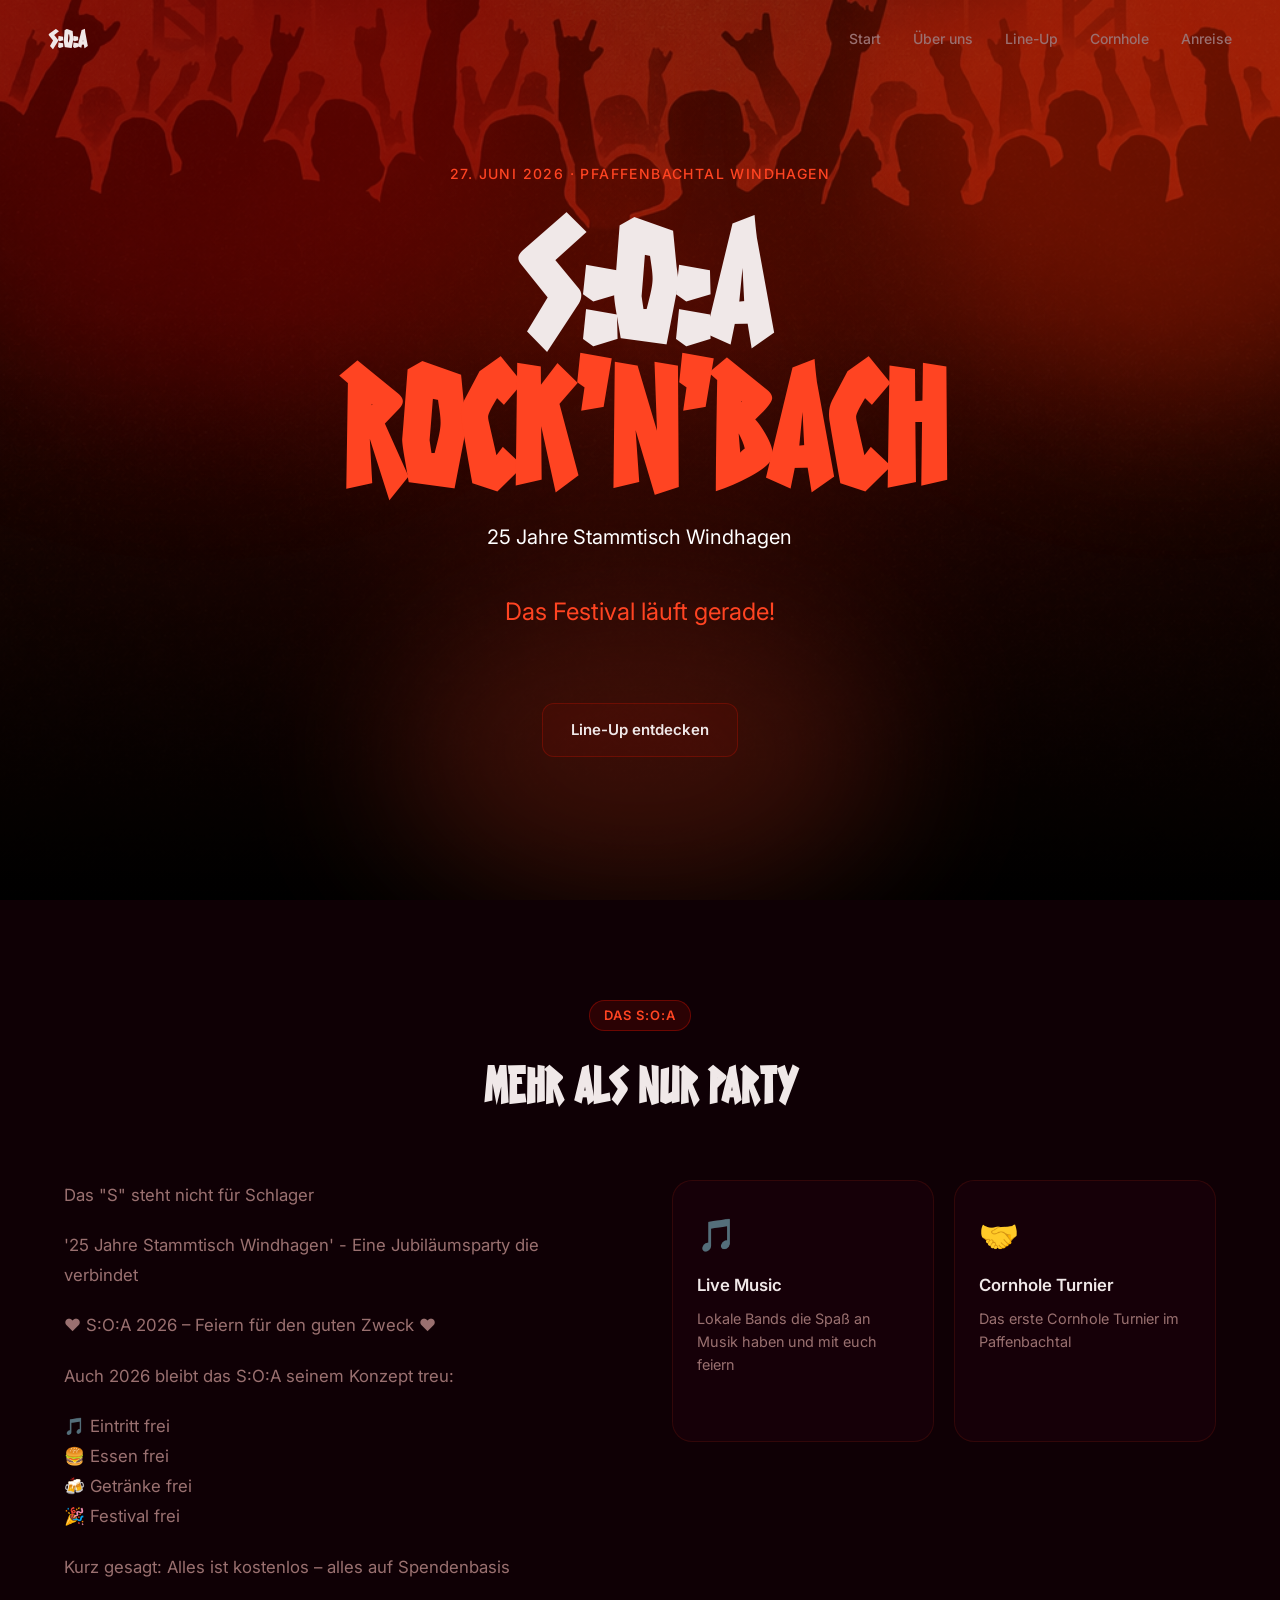
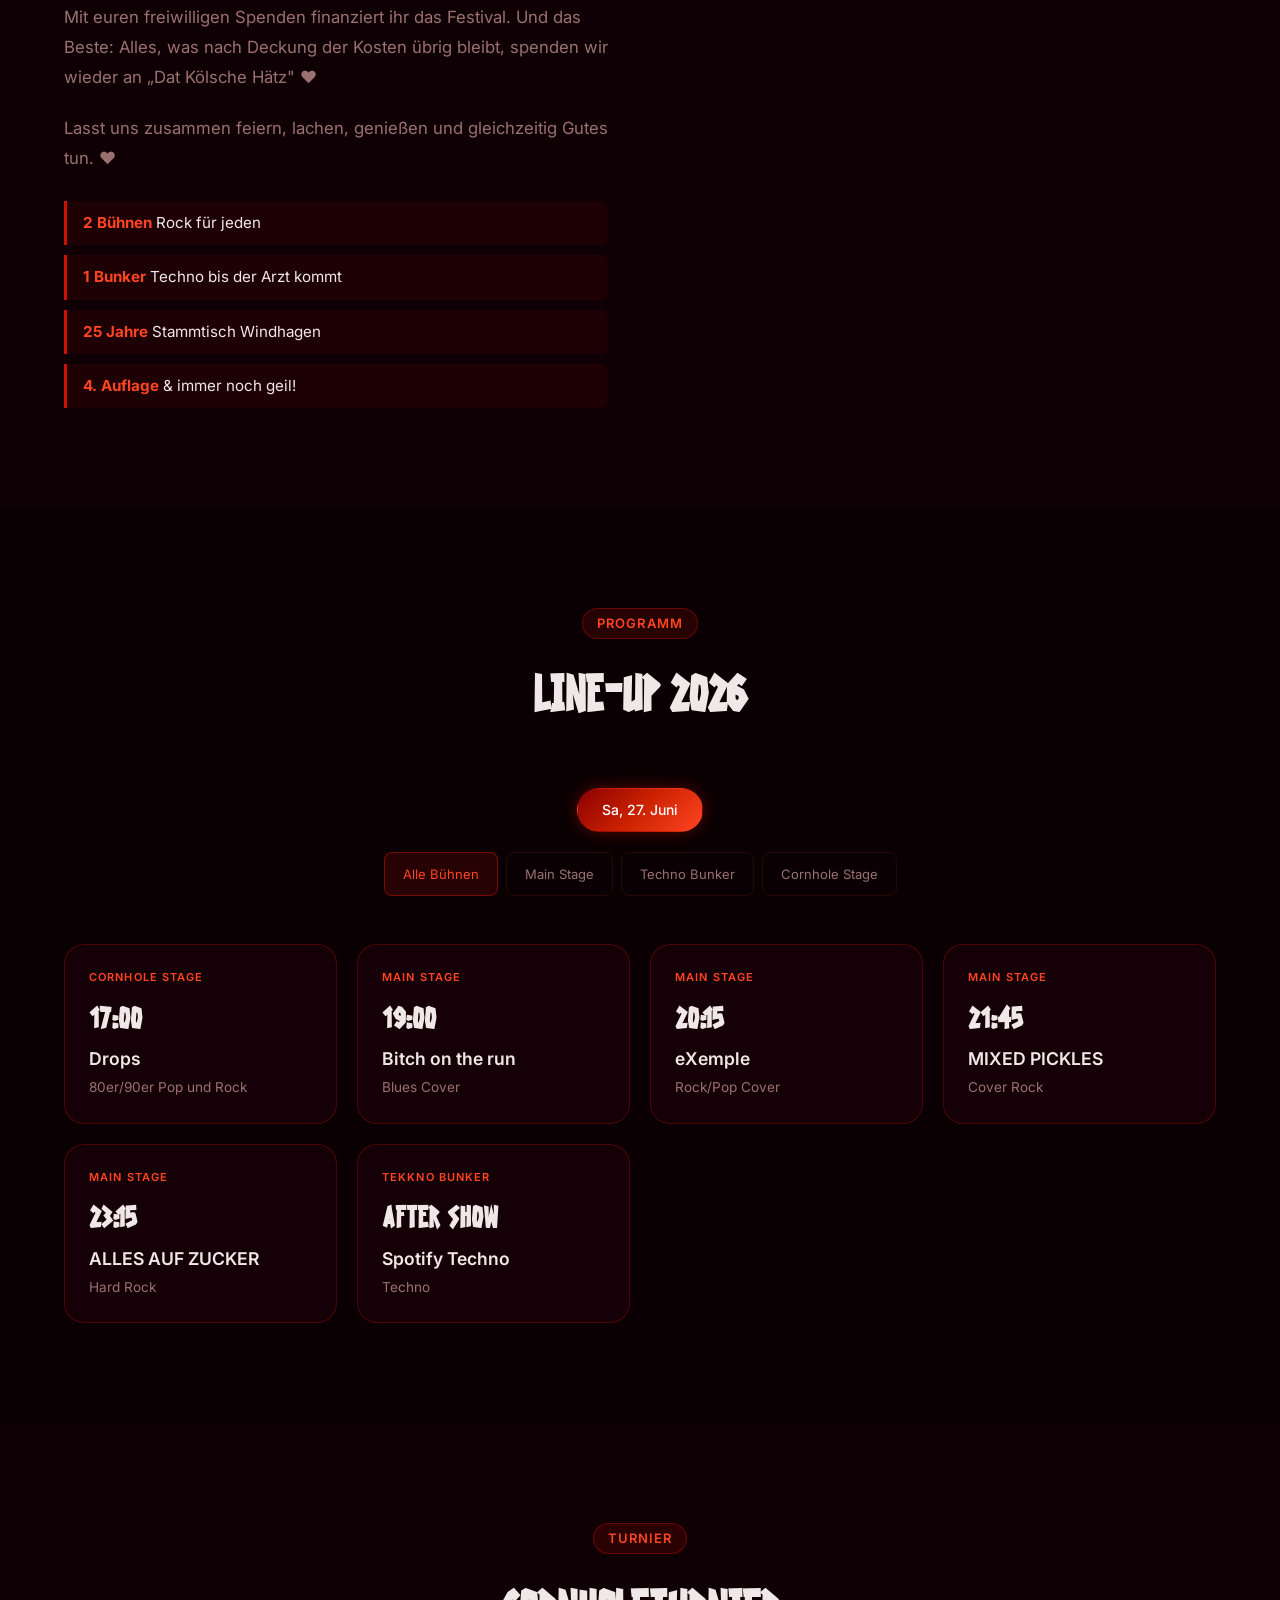
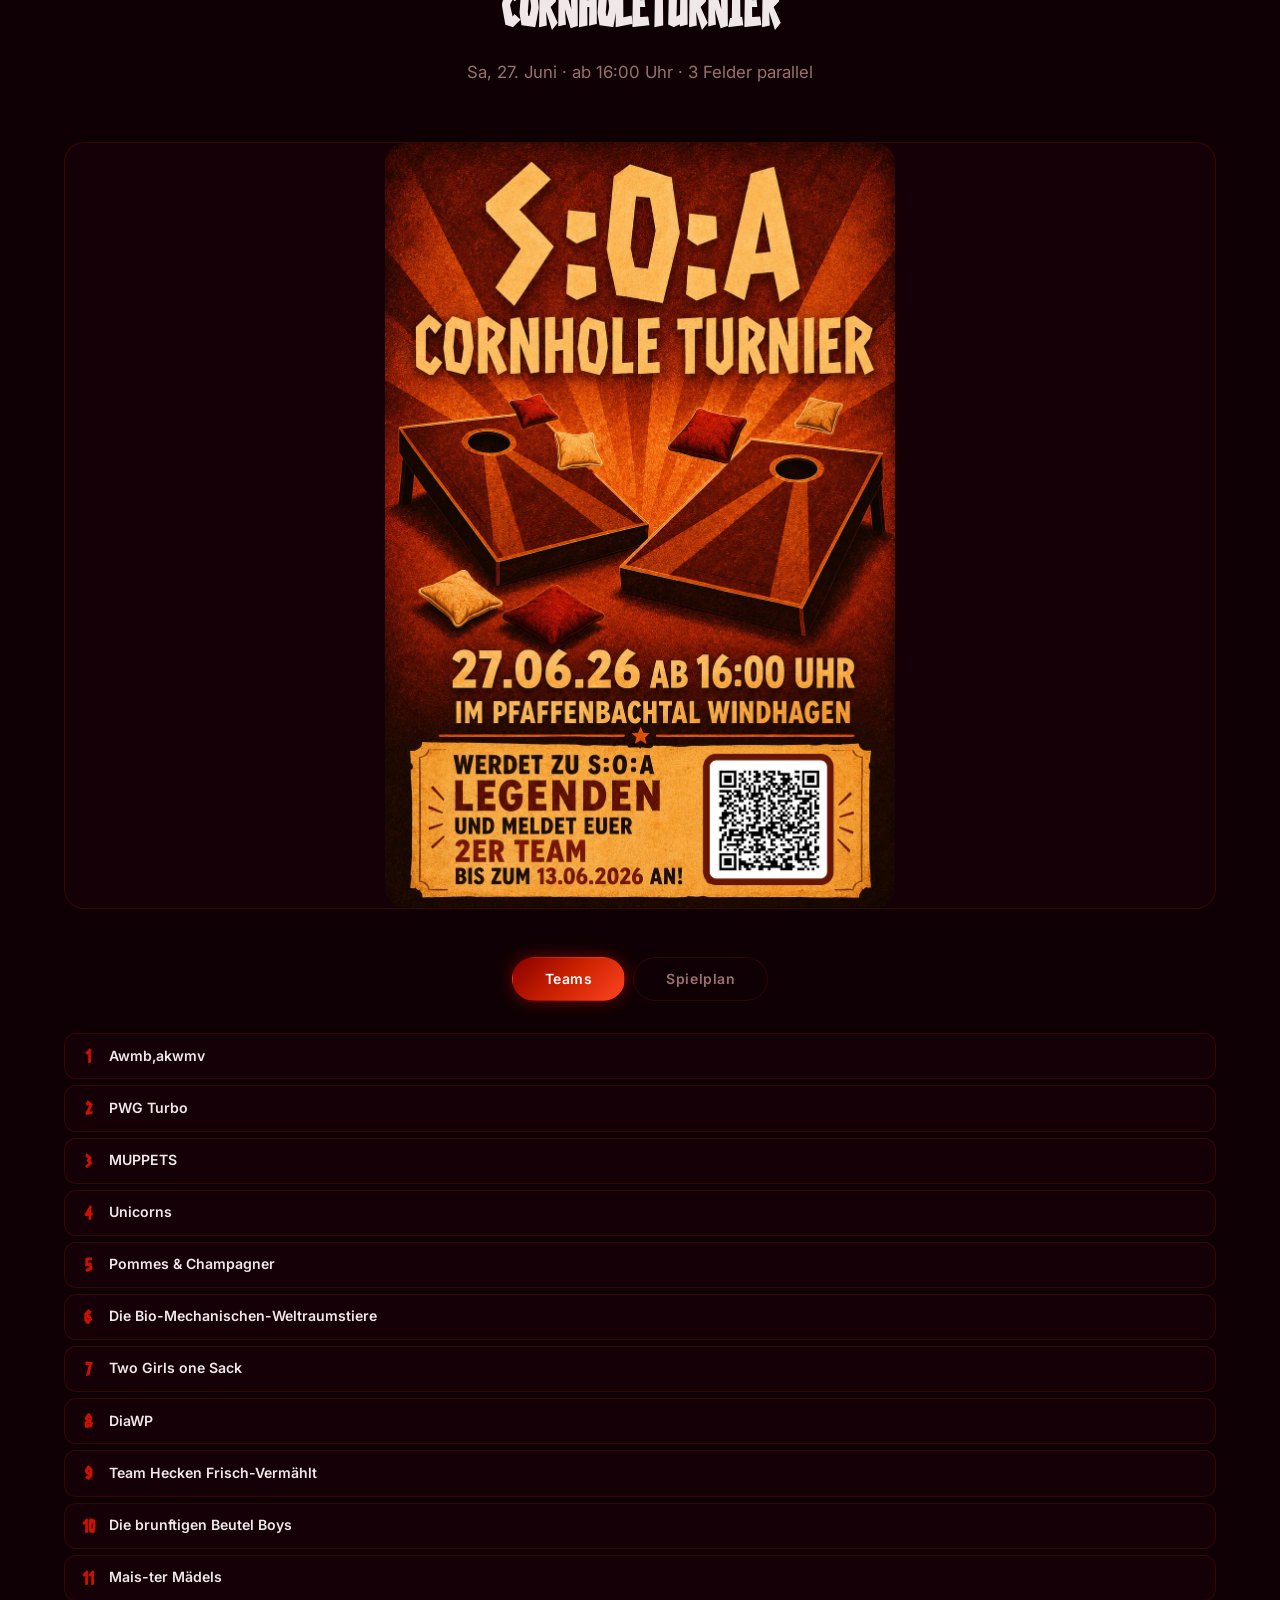
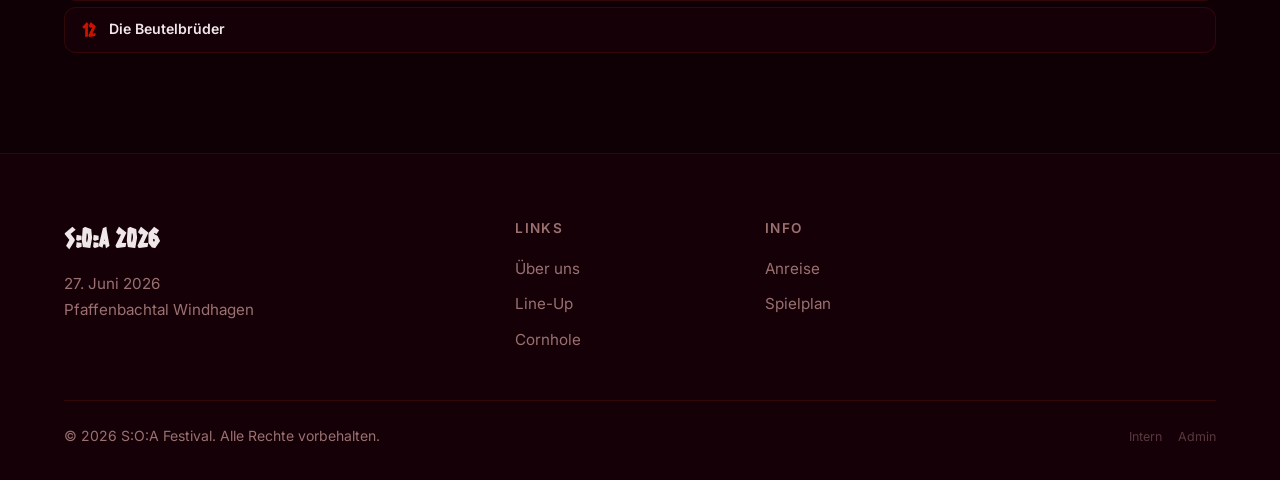
<file: index.html>
<!DOCTYPE html>
<html lang="de">
<head>
  <meta charset="UTF-8" />
  <meta name="viewport" content="width=device-width, initial-scale=1.0" />
  <title>S:O:A 2026</title>
  <link rel="stylesheet" href="styles.css?v=482b4c3" />
  <link rel="preconnect" href="https://fonts.googleapis.com" />
  <link rel="preconnect" href="https://fonts.gstatic.com" crossorigin />
  <link href="https://fonts.googleapis.com/css2?family=Inter:wght@300;400;500;600;700;900&family=Space+Grotesk:wght@400;500;700&display=swap" rel="stylesheet" />
  <meta name="theme-color" content="#0a0003" />
</head>
<body>

  <!-- NAV -->
  <nav class="nav" id="nav">
    <a href="#home" class="nav__logo">S:O:A</a>
    <div class="nav__quicklinks--mobile">
      <a href="#lineup"   class="nav__quicklink">Line-Up</a>
      <a href="#cornhole" class="nav__quicklink">Cornhole</a>
    </div>
    <button class="nav__burger" id="burger" aria-label="Menü öffnen">
      <span></span><span></span><span></span>
    </button>
    <ul class="nav__links" id="navLinks">
      <li><a href="#home" class="nav__link" data-section="home">Start</a></li>
      <li><a href="#about" class="nav__link" data-section="about">Über uns</a></li>
      <li><a href="#lineup" class="nav__link" data-section="lineup">Line-Up</a></li>
      <li><a href="#cornhole" class="nav__link" data-section="cornhole">Cornhole</a></li>
      <li><a href="anreise.html" class="nav__link">Anreise</a></li>
    </ul>
  </nav>

  <!-- HERO -->
  <section class="hero" id="home">
    <div class="hero__bg">
      <div class="hero__orb hero__orb--1"></div>
      <div class="hero__orb hero__orb--2"></div>
      <div class="hero__orb hero__orb--3"></div>
    </div>
    <div class="hero__content">
      <p class="hero__eyebrow">27. Juni 2026 · Pfaffenbachtal Windhagen</p>
      <h1 class="hero__title">S:O:A<br /><span>Rock'n'Bach</span></h1>
      <p class="hero__sub">25 Jahre Stammtisch Windhagen</p>
      <div class="hero__countdown" id="countdown">
        <div class="countdown__block"><span class="countdown__num" id="cd-days">--</span><span class="countdown__label">Tage</span></div>
        <div class="countdown__sep">:</div>
        <div class="countdown__block"><span class="countdown__num" id="cd-hours">--</span><span class="countdown__label">Stunden</span></div>
        <div class="countdown__sep">:</div>
        <div class="countdown__block"><span class="countdown__num" id="cd-mins">--</span><span class="countdown__label">Minuten</span></div>
        <div class="countdown__sep">:</div>
        <div class="countdown__block"><span class="countdown__num" id="cd-secs">--</span><span class="countdown__label">Sekunden</span></div>
      </div>
      <div class="hero__weather" id="weather"></div>
      <div class="hero__actions">
        <a href="#lineup" class="btn btn--ghost">Line-Up entdecken</a>
      </div>
    </div>

  </section>

  <!-- ABOUT -->
  <section class="about section" id="about">
    <div class="container">
      <div class="section__header">
        <span class="section__tag">Das S:O:A</span>
        <h2 class="section__title">Mehr als nur Party</h2>
      </div>
      <div class="about__grid">
        <div class="about__text">
          <p>Das "S" steht nicht für Schlager </p>
          <p>'25 Jahre Stammtisch Windhagen' - Eine Jubiläumsparty die verbindet</p>
          <p>❤️ S:O:A 2026 – Feiern für den guten Zweck ❤️</p>
          <p>Auch 2026 bleibt das S:O:A seinem Konzept treu:</p>
          <p>🎵 Eintritt frei<br>🍔 Essen frei<br>🍻 Getränke frei<br>🎉 Festival frei</p>
          <p>Kurz gesagt: Alles ist kostenlos – alles auf Spendenbasis</p>
          <p>Mit euren freiwilligen Spenden finanziert ihr das Festival. Und das Beste: Alles, was nach Deckung der Kosten übrig bleibt, spenden wir wieder an „Dat Kölsche Hätz" ❤️</p>
          <p>Lasst uns zusammen feiern, lachen, genießen und gleichzeitig Gutes tun. ❤️</p>
          <ul class="about__facts">
            <li><strong>2 Bühnen</strong> Rock für jeden</li>
            <li><strong>1 Bunker</strong> Techno bis der Arzt kommt</li>
            <li><strong>25 Jahre</strong> Stammtisch Windhagen</li>
            <li><strong>4. Auflage</strong> & immer noch geil!</li>
          </ul>
        </div>
        <div class="about__cards">
          <a class="about__card" href="#lineup">
            <div class="about__card-icon">🎵</div>
            <h3>Live Music</h3>
            <p>Lokale Bands die Spaß an Musik haben und mit euch feiern</p>
            <span class="about__card-arrow">→</span>
          </a>
          <a class="about__card" href="#cornhole">
            <div class="about__card-icon">🤝</div>
            <h3>Cornhole Turnier</h3>
            <p>Das erste Cornhole Turnier im Paffenbachtal</p>
            <span class="about__card-arrow">→</span>
          </a>

        </div>
      </div>
    </div>
  </section>

  <!-- LINEUP -->
  <section class="lineup section" id="lineup">
    <div class="container">
      <div class="section__header">
        <span class="section__tag">Programm</span>
        <h2 class="section__title">Line-Up 2026</h2>
      </div>

      <!-- Day Tabs -->
      <div class="tabs" role="tablist" aria-label="Festival-Tage">
        <button class="tab tab--active" data-day="1" role="tab">Sa, 27. Juni</button>

      </div>

      <!-- Stage Filter -->
      <div class="stage-filter">
        <button class="stage-btn stage-btn--active" data-stage="all">Alle Bühnen</button>
        <button class="stage-btn" data-stage="main">Main Stage</button>
        <button class="stage-btn" data-stage="tekkno">Techno Bunker</button>
        <button class="stage-btn" data-stage="cornhole">Cornhole Stage</button>

      </div>

      <!-- Lineup Grid -->
      <div class="lineup__grid" id="lineupGrid"></div>
    </div>
  </section>


  <!-- CORNHOLE -->
  <section class="cornhole section" id="cornhole">
    <div class="container">
      <div class="section__header">
        <span class="section__tag">Turnier</span>
        <h2 class="section__title">Cornholeturnier</h2>
        <p class="section__desc">Sa, 27. Juni · ab 16:00 Uhr · 3 Felder parallel</p>
      </div>

      <figure class="cornhole__image">
        <img src="assets/img/cornhole.jpg" alt="Cornhole Turnier im Pfaffenbachtal"
             onerror="this.parentElement.classList.add('cornhole__image--missing')" />
        <figcaption class="cornhole__placeholder-text">📸 Bild folgt – ersetze <code>assets/img/cornhole.jpg</code></figcaption>
      </figure>

      <!-- Tabs -->
      <div class="cornhole__tabs" role="tablist">
        <button class="cornhole__tab cornhole__tab--active" data-ch-tab="teams" role="tab">Teams</button>
        <button class="cornhole__tab" data-ch-tab="schedule" role="tab">Spielplan</button>
        <!-- <button class="cornhole__tab" data-ch-tab="table" role="tab">Tabelle</button> -->
      </div>

      <!-- Teams -->
      <div class="cornhole__panel" id="ch-panel-teams">
        <!-- ch-groups mit Gruppenaufteilung: aktuell ausgeblendet, Code für spätere Nutzung behalten
        <div class="ch-groups">
          <div class="ch-group">
            <h3 class="ch-group__title">Gruppe A · Feld 1</h3>
            <div class="ch-teams" id="ch-teams-A"></div>
          </div>
          <div class="ch-group">
            <h3 class="ch-group__title">Gruppe B · Feld 2</h3>
            <div class="ch-teams" id="ch-teams-B"></div>
          </div>
          <div class="ch-group">
            <h3 class="ch-group__title">Gruppe C · Feld 3</h3>
            <div class="ch-teams" id="ch-teams-C"></div>
          </div>
        </div>
        -->
        <div class="ch-teams" id="ch-teams-all"></div>
      </div>

      <!-- Spielplan -->
      <div class="cornhole__panel cornhole__panel--hidden" id="ch-panel-schedule">
        <div id="ch-schedule"></div>
      </div>

      <!-- Tabelle -->
      <div class="cornhole__panel cornhole__panel--hidden" id="ch-panel-table">
        <div id="ch-table"></div>
      </div>

    </div>
  </section>

  <!-- FOOTER -->
  <footer class="footer">
    <div class="container">
      <div class="footer__grid">
        <div>
          <div class="footer__logo">S:O:A 2026</div>
          <p>27. Juni 2026<br />Pfaffenbachtal Windhagen</p>
        </div>
        <div>
          <h4>Links</h4>
          <ul>
            <li><a href="#about">Über uns</a></li>
            <li><a href="#lineup">Line-Up</a></li>
            <li><a href="#cornhole">Cornhole</a></li>
          </ul>
        </div>
        <div>
          <h4>Info</h4>
          <ul>
            <li><a href="anreise.html">Anreise</a></li>
            <li><a href="spielplan.html">Spielplan</a></li>
          </ul>
        </div>
      </div>
      <div class="footer__bottom">
        <p>&copy; 2026 S:O:A Festival. Alle Rechte vorbehalten.</p>
        <p style="display:flex;gap:16px;">
          <a href="intern.html" style="color:var(--text-muted);font-size:0.78rem;opacity:0.5;">Intern</a>
          <a href="admin.html"  style="color:var(--text-muted);font-size:0.78rem;opacity:0.5;">Admin</a>
        </p>
      </div>
    </div>
  </footer>

  <!-- LINEUP MODAL -->
  <div class="modal-backdrop" id="modalBackdrop" role="dialog" aria-modal="true" aria-labelledby="modalArtist" hidden>
    <div class="modal" id="modal">
      <button class="modal__close" id="modalClose" aria-label="Schließen">&times;</button>
      <div class="modal__stage" id="modalStage"></div>
      <div class="modal__meta">
        <span class="modal__time" id="modalTime"></span>
        <span class="modal__sep">·</span>
        <span class="modal__genre" id="modalGenre"></span>
        <span class="modal__sep" id="modalOriginSep">·</span>
        <span class="modal__origin" id="modalOrigin"></span>
      </div>
      <h2 class="modal__artist" id="modalArtist"></h2>
      <p class="modal__desc" id="modalDesc"></p>
      <div class="modal__footer" id="modalFooter"></div>
    </div>
  </div>

  <script>
  (function(){
    var ICON = {"clear-day":"☀️","clear-night":"🌙","partly-cloudy-day":"🌤️","partly-cloudy-night":"⛅",
      "cloudy":"☁️","fog":"🌫️","wind":"💨","rain":"🌧️","sleet":"🌨️","snow":"❄️","hail":"🌨️","thunderstorm":"⛈️"};
    var DAYS = {"2026-06-26":"Fr, 26.","2026-06-27":"Sa, 27.","2026-06-28":"So, 28."};
    var dates = ["2026-06-26","2026-06-27","2026-06-28"];
    var url = "https://api.brightsky.dev/weather?lat=50.63&lon=7.35&date=2026-06-26&last_date=2026-06-29";
    fetch(url).then(function(r){return r.json()}).then(function(d){
      var el = document.getElementById("weather");
      if(!el||!d.weather) return;
      var daily = {};
      dates.forEach(function(dt){ daily[dt] = {hi:-99,lo:99,icon:null}; });
      d.weather.forEach(function(w){
        var dt = w.timestamp.slice(0,10);
        if(!daily[dt]) return;
        var t = w.temperature;
        if(t!=null){ if(t>daily[dt].hi) daily[dt].hi=t; if(t<daily[dt].lo) daily[dt].lo=t; }
        if(!daily[dt].icon && w.icon) daily[dt].icon=w.icon;
        if(w.icon && w.timestamp.slice(11,13)==="12") daily[dt].icon=w.icon;
      });
      var html = "";
      dates.forEach(function(dt){
        var day = daily[dt];
        if(day.hi===-99) return;
        var icon = ICON[day.icon] || "☁️";
        html += '<div class="weather-day">' +
          '<div class="weather-day__label">' + (DAYS[dt]||dt) + '</div>' +
          '<div class="weather-day__icon">' + icon + '</div>' +
          '<div class="weather-day__temp">' + Math.round(day.lo) + '° / ' + Math.round(day.hi) + '°</div></div>';
      });
      el.innerHTML = html;
    }).catch(function(){});
  })();
  </script>
  <script src="data.js?v=482b4c3"></script>
  <script>!function(){var s=document.createElement('script');s.src='results.js?nc='+Date.now();s.onload=function(){var s2=document.createElement('script');s2.src='scores.js?nc='+Date.now();s2.onload=function(){var a=document.createElement('script');a.src='app.js?v=0766bf3';document.head.appendChild(a);};document.head.appendChild(s2);};document.head.appendChild(s);}()</script>

</body>
</html>
</file>
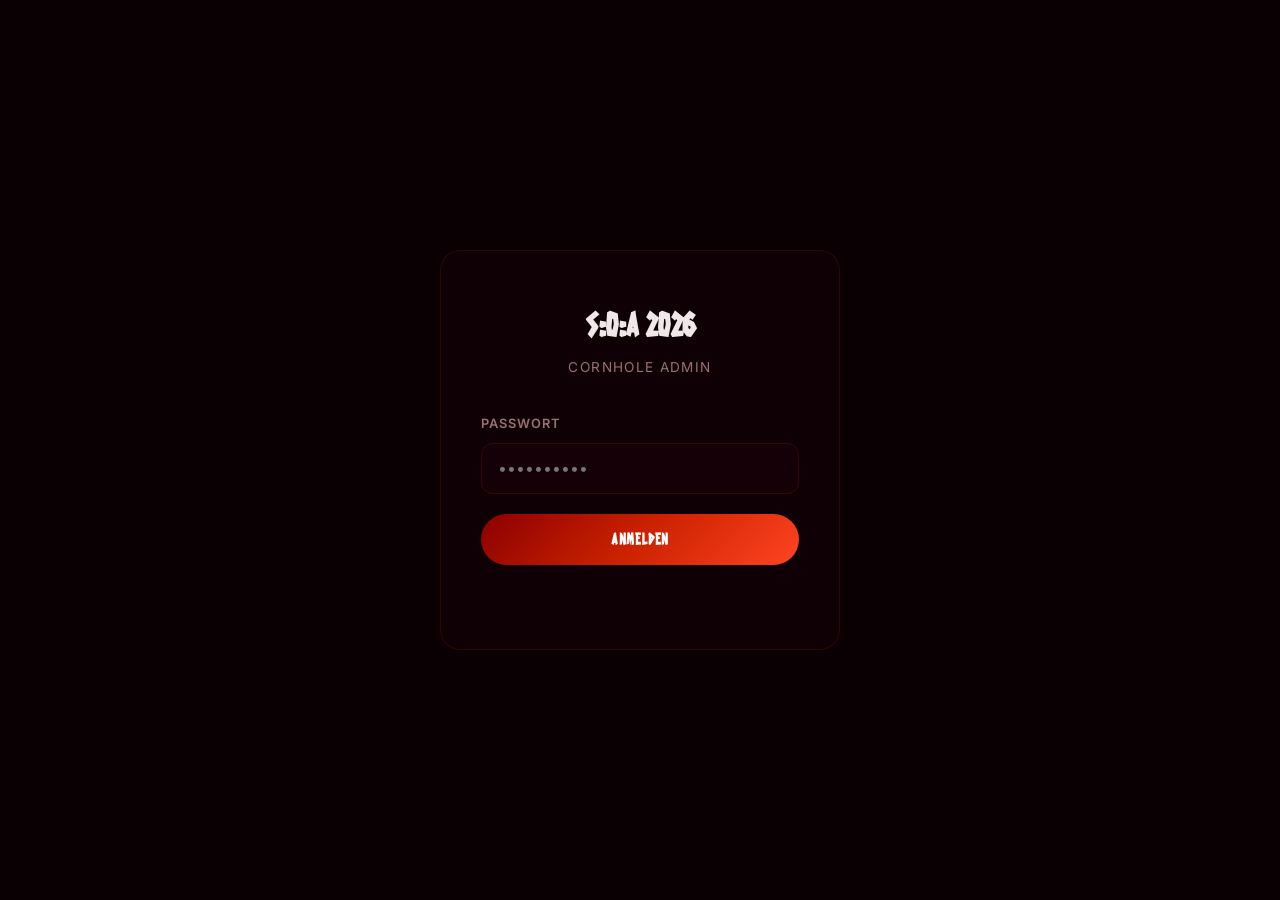
<file: admin-bereich.html>
<!DOCTYPE html>
<html lang="de">
<head>
  <meta charset="UTF-8" />
  <meta name="viewport" content="width=device-width, initial-scale=1.0" />
  <title>Cornhole Admin – S:O:A 2026</title>
  <link rel="stylesheet" href="styles.css?v=8416cdf" />
  <link rel="preconnect" href="https://fonts.googleapis.com" />
  <link rel="preconnect" href="https://fonts.gstatic.com" crossorigin />
  <link href="https://fonts.googleapis.com/css2?family=Inter:wght@300;400;500;600;700;900&family=Space+Grotesk:wght@400;500;700&display=swap" rel="stylesheet" />
  <meta name="theme-color" content="#0a0003" />
  <style>
    .admin-page { padding: 100px 0 80px; }
    .admin__topbar { display:flex; align-items:center; justify-content:space-between; margin-bottom:48px; flex-wrap:wrap; gap:16px; }
    .admin__logout { font-size:0.82rem; font-weight:600; color:var(--text-muted); border:1px solid var(--border); border-radius:999px; padding:7px 18px; cursor:pointer; background:none; transition:var(--transition); }
    .admin__logout:hover { color:var(--accent); border-color:var(--accent); }

    /* GitHub Einstellungen */
    .gh-settings { background:var(--bg-2); border:1px solid var(--border); border-radius:var(--r-lg); padding:20px 24px; margin-bottom:40px; }
    .gh-settings__toggle { display:flex; align-items:center; justify-content:space-between; cursor:pointer; user-select:none; }
    .gh-settings__toggle-label { font-size:0.85rem; font-weight:600; color:var(--text-muted); text-transform:uppercase; letter-spacing:0.08em; }
    .gh-settings__toggle-icon { color:var(--text-muted); font-size:0.8rem; transition:transform 0.2s; }
    .gh-settings--open .gh-settings__toggle-icon { transform:rotate(180deg); }
    .gh-settings__fields { display:none; grid-template-columns:1fr 1fr; gap:12px; margin-top:16px; }
    .gh-settings--open .gh-settings__fields { display:grid; }
    .gh-settings__field { display:flex; flex-direction:column; gap:6px; }
    .gh-settings__field--full { grid-column:1 / -1; }
    .gh-settings__label { font-size:0.75rem; font-weight:600; color:var(--text-muted); text-transform:uppercase; letter-spacing:0.07em; }
    .gh-settings__input { background:var(--bg-3); border:1px solid var(--border); border-radius:var(--r-md); padding:9px 12px; color:var(--text); font-size:0.85rem; font-family:var(--font-body); outline:none; transition:border-color 0.2s; }
    .gh-settings__input:focus { border-color:var(--accent); }
    .gh-settings__status { margin-top:10px; font-size:0.8rem; color:#4caf50; min-height:18px; }

    /* Ergebniseingabe */
    .re-group { margin-bottom:32px; }
    .re-group__title { font-family:var(--font-display); font-size:0.8rem; font-weight:700; text-transform:uppercase; letter-spacing:0.1em; color:var(--accent-2); margin-bottom:10px; }
    .re-matches { display:flex; flex-direction:column; gap:6px; }
    .re-match { display:grid; grid-template-columns:52px 1fr auto 1fr 28px; align-items:center; gap:10px; background:var(--bg-3); border:1px solid var(--border); border-radius:var(--r-md); padding:10px 14px; }
    .re-match__time { font-size:0.78rem; color:var(--text-muted); font-weight:600; white-space:nowrap; }
    .re-match__team { font-size:0.85rem; font-weight:500; }
    .re-match__team--right { text-align:right; }
    .re-match__score { display:flex; align-items:center; gap:6px; flex-shrink:0; }
    .re-match__input { width:48px; background:var(--bg-2); border:1px solid var(--border); border-radius:8px; padding:6px 0; text-align:center; color:var(--text); font-size:0.95rem; font-weight:700; font-family:var(--font-display); outline:none; transition:border-color 0.2s; }
    .re-match__input:focus { border-color:var(--accent); }
    .re-match__done { width:18px; height:18px; accent-color:var(--accent); cursor:pointer; }
    .re-match__sep { color:var(--text-muted); font-weight:700; }
    .re-actions { display:flex; align-items:center; gap:16px; margin-top:28px; flex-wrap:wrap; }
    .re-save-btn { padding:12px 32px; background:var(--gradient); border:none; border-radius:999px; color:#fff; font-size:0.9rem; font-weight:700; font-family:var(--font-display); letter-spacing:0.05em; cursor:pointer; transition:opacity 0.2s,box-shadow 0.2s; }
    .re-save-btn:hover { opacity:0.9; box-shadow:0 0 20px rgba(204,17,0,0.4); }
    .re-save-btn:disabled { opacity:0.4; cursor:default; box-shadow:none; }
    .re-status { font-size:0.85rem; color:var(--text-muted); min-height:20px; }
    .re-status--ok  { color:#4caf50; }
    .re-status--err { color:var(--accent); }

    .re-match--ko { grid-template-columns: 52px 1fr; grid-template-rows: auto auto; }
    .re-match__ko-teams { grid-column: 1 / -1; display: flex; align-items: center; gap: 8px; flex-wrap: wrap; }
    .re-match__field-info { grid-column: 1 / -1; font-size: 0.75rem; color: var(--text-muted); }
    .re-match__select {
      flex: 1;
      min-width: 140px;
      background: var(--bg-2);
      border: 1px solid var(--border);
      border-radius: 8px;
      padding: 7px 10px;
      color: var(--text);
      font-size: 0.82rem;
      font-family: var(--font-body);
      outline: none;
      cursor: pointer;
      transition: border-color 0.2s;
    }
    .re-match__select:focus { border-color: var(--accent); }

    @media (max-width:600px) {
      .gh-settings__fields { grid-template-columns:1fr; }
      .re-match { grid-template-columns:44px 1fr 28px; grid-template-rows:auto auto; }
      .re-match__score { grid-column:1 / -1; justify-content:center; }
      .re-match__done { grid-row:1; grid-column:3; }
      .re-match__team--right { text-align:left; }
      .re-match__ko-teams { flex-direction: column; align-items: stretch; }
      .re-match__select { min-width: unset; }
    }
  </style>
</head>
<body>

  <script>
    if (localStorage.getItem("soa_admin") !== "1") location.replace("admin.html");
  </script>

  <!-- NAV -->
  <nav class="nav" id="nav">
    <div class="nav__logo">
      <a href="index.html" style="text-decoration:none;color:inherit">S:O:A 2026</a>
    </div>
    <button class="nav__burger" id="burger" aria-label="Menü öffnen">
      <span></span><span></span><span></span>
    </button>
    <ul class="nav__links" id="navLinks">
      <li><a href="index.html#home"     class="nav__link">Start</a></li>
      <li><a href="index.html#cornhole" class="nav__link">Cornhole</a></li>
    </ul>
  </nav>

  <section class="admin-page">
    <div class="container">

      <div class="admin__topbar">
        <div>
          <span class="section__tag">Admin</span>
          <h1 class="section__title" style="margin-bottom:0">Cornhole Ergebnisse</h1>
          <p style="color:var(--text-muted);font-size:0.9rem;margin-top:6px">Sa, 27. Juni 2026 · ab 16:00 Uhr</p>
        </div>
        <button class="admin__logout" id="logoutBtn">Abmelden</button>
      </div>

      <!-- GitHub Einstellungen -->
      <div class="gh-settings" id="ghSettings">
        <div class="gh-settings__toggle" id="ghToggle">
          <span class="gh-settings__toggle-label">GitHub Einstellungen</span>
          <span class="gh-settings__toggle-icon">▼</span>
        </div>
        <div class="gh-settings__fields">
          <div class="gh-settings__field gh-settings__field--full">
            <label class="gh-settings__label">Personal Access Token</label>
            <input class="gh-settings__input" type="password" id="ghToken" placeholder="ghp_…" autocomplete="off" />
          </div>
          <div class="gh-settings__field">
            <label class="gh-settings__label">Repository</label>
            <input class="gh-settings__input" type="text" id="ghRepo" placeholder="owner/repo" />
          </div>
          <div class="gh-settings__field">
            <label class="gh-settings__label">Branch</label>
            <input class="gh-settings__input" type="text" id="ghBranch" placeholder="main" />
          </div>
        </div>
        <div class="gh-settings__status" id="ghSettingsStatus"></div>
      </div>

      <!-- Match-Eingabe -->
      <div id="reMatches"></div>

      <div class="re-actions">
        <button class="re-save-btn" id="reSaveBtn">Speichern & Committen</button>
        <span class="re-status" id="reStatus"></span>
      </div>

    </div>
  </section>

  <script src="data.js?v=0766bf3"></script>
  <script>!function(){var s=document.createElement('script');s.src='results.js?nc='+Date.now();s.onload=function(){var s2=document.createElement('script');s2.src='scores.js?nc='+Date.now();s2.onload=function(){init();};document.head.appendChild(s2);};document.head.appendChild(s);}()</script>
  <script>
  function init() {
    // Nav
    const nav      = document.getElementById("nav");
    const burger   = document.getElementById("burger");
    const navLinks = document.getElementById("navLinks");
    window.addEventListener("scroll", () => nav.classList.toggle("nav--scrolled", window.scrollY > 50));
    burger.addEventListener("click", () => {
      navLinks.classList.toggle("nav__links--open");
      burger.classList.toggle("nav__burger--open");
    });

    // Logout
    document.getElementById("logoutBtn").addEventListener("click", () => {
      localStorage.removeItem("soa_admin");
      location.replace("index.html");
    });

    // Daten zusammenführen
    if (typeof CORNHOLE_TEAMS_CONFIG !== "undefined")
      CORNHOLE_TEAMS_CONFIG.forEach(t => CORNHOLE_TEAMS.push({ ...t, players: [] }));
    if (typeof CORNHOLE_MATCHES_CONFIG !== "undefined")
      CORNHOLE_MATCHES_CONFIG.forEach(m => CORNHOLE_MATCHES.push({ ...m, team1: null, team2: null, score1: null, score2: null, done: false }));
    if (typeof CORNHOLE_PAIRINGS !== "undefined")
      CORNHOLE_MATCHES.forEach(m => {
        if (CORNHOLE_PAIRINGS[m.id]) { m.team1 = CORNHOLE_PAIRINGS[m.id][0]; m.team2 = CORNHOLE_PAIRINGS[m.id][1]; }
      });
    if (typeof CORNHOLE_KO_PAIRINGS !== "undefined")
      CORNHOLE_MATCHES.forEach(m => {
        if (CORNHOLE_KO_PAIRINGS[m.id]) { m.team1 = CORNHOLE_KO_PAIRINGS[m.id][0]; m.team2 = CORNHOLE_KO_PAIRINGS[m.id][1]; }
      });
    if (typeof CORNHOLE_RESULTS !== "undefined")
      CORNHOLE_MATCHES.forEach(m => {
        const r = CORNHOLE_RESULTS[m.id];
        if (r && typeof r[0] === "number" && typeof r[1] === "number") { m.score1 = r[0]; m.score2 = r[1]; m.done = !!r[2]; }
      });

    const teamMap = Object.fromEntries(CORNHOLE_TEAMS.map(t => [t.id, t]));

    // GitHub Einstellungen (localStorage)
    const LS_TOKEN  = "soa_gh_token";
    const LS_REPO   = "soa_gh_repo";
    const LS_BRANCH = "soa_gh_branch";

    const ghTokenEl  = document.getElementById("ghToken");
    const ghRepoEl   = document.getElementById("ghRepo");
    const ghBranchEl = document.getElementById("ghBranch");

    ghTokenEl.value  = localStorage.getItem(LS_TOKEN)  || "";
    ghRepoEl.value   = localStorage.getItem(LS_REPO)   || "fabianb-beep/soa2026";
    ghBranchEl.value = localStorage.getItem(LS_BRANCH) || "claude/serene-hawking-3oijvj";

    [ghTokenEl, ghRepoEl, ghBranchEl].forEach(el => {
      el.addEventListener("input", () => {
        localStorage.setItem(LS_TOKEN,  ghTokenEl.value.trim());
        localStorage.setItem(LS_REPO,   ghRepoEl.value.trim());
        localStorage.setItem(LS_BRANCH, ghBranchEl.value.trim());
        document.getElementById("ghSettingsStatus").textContent = "Gespeichert.";
        setTimeout(() => document.getElementById("ghSettingsStatus").textContent = "", 1500);
      });
    });

    const ghSettings = document.getElementById("ghSettings");
    if (!ghTokenEl.value) ghSettings.classList.add("gh-settings--open");
    document.getElementById("ghToggle").addEventListener("click", () =>
      ghSettings.classList.toggle("gh-settings--open")
    );

    // Team-Dropdown HTML für KO-Matches
    const teamOptions = CORNHOLE_TEAMS.map(t =>
      `<option value="${t.id}">${t.name}</option>`
    ).join("");

    function teamSelect(matchId, side, currentTeamId) {
      return `
        <select class="re-match__select" data-match="${matchId}" data-team="${side}">
          <option value="">– Team wählen –</option>
          ${CORNHOLE_TEAMS.map(t =>
            `<option value="${t.id}"${t.id === currentTeamId ? " selected" : ""}>${t.name}</option>`
          ).join("")}
        </select>`;
    }

    // Matches rendern
    function renderReMatches() {
      const container = document.getElementById("reMatches");
      const rounds = ["Gruppenphase", "Halbfinale", "Platz 3", "Finale"];
      const groups = { Gruppenphase: ["A", "B", "C"] };
      let html = "";
      rounds.forEach(round => {
        const subGroups = groups[round] || [null];
        subGroups.forEach(group => {
          const matches = CORNHOLE_MATCHES.filter(m =>
            m.round === round && (group ? m.group === group : m.group === null)
          );
          if (!matches.length) return;
          const isKO  = group === null;
          const label = group ? `Gruppenphase ${group} · Feld ${matches[0].field}` : round;
          html += `<div class="re-group"><div class="re-group__title">${label}</div><div class="re-matches">`;
          matches.forEach(m => {
            const v1 = m.score1 !== null ? m.score1 : "";
            const v2 = m.score2 !== null ? m.score2 : "";
            if (isKO) {
              const koDone = m.done ? "checked" : "";
              html += `
                <div class="re-match re-match--ko">
                  <div class="re-match__time">${m.time}</div>
                  <div class="re-match__ko-teams">
                    ${teamSelect(m.id, 1, m.team1)}
                    <div class="re-match__score">
                      <input class="re-match__input" type="number" min="0" max="99"
                             data-match="${m.id}" data-side="1" value="${v1}" placeholder="–" />
                      <span class="re-match__sep">:</span>
                      <input class="re-match__input" type="number" min="0" max="99"
                             data-match="${m.id}" data-side="2" value="${v2}" placeholder="–" />
                    </div>
                    ${teamSelect(m.id, 2, m.team2)}
                  </div>
                  <div class="re-match__field-info">Feld ${m.field}</div>
                  <input class="re-match__done" type="checkbox" data-match="${m.id}" title="Spiel beendet" ${koDone} />
                </div>`;
            } else {
              const t1 = teamMap[m.team1]?.name || (m.label1 || "TBD");
              const t2 = teamMap[m.team2]?.name || (m.label2 || "TBD");
              const done = m.done ? "checked" : "";
              html += `
                <div class="re-match">
                  <div class="re-match__time">${m.time}</div>
                  <div class="re-match__team">${t1}</div>
                  <div class="re-match__score">
                    <input class="re-match__input" type="number" min="0" max="99"
                           data-match="${m.id}" data-side="1" value="${v1}" placeholder="–" />
                    <span class="re-match__sep">:</span>
                    <input class="re-match__input" type="number" min="0" max="99"
                           data-match="${m.id}" data-side="2" value="${v2}" placeholder="–" />
                  </div>
                  <div class="re-match__team re-match__team--right">${t2}</div>
                  <input class="re-match__done" type="checkbox" data-match="${m.id}" title="Spiel beendet" ${done} />
                </div>`;
            }
          });
          html += "</div></div>";
        });
      });
      container.innerHTML = html;
    }
    renderReMatches();

    function readScores() {
      const scores = {};
      document.querySelectorAll(".re-match__input[data-side='1']").forEach(input => {
        const id = Number(input.dataset.match);
        const other = document.querySelector(`.re-match__input[data-match="${id}"][data-side="2"]`);
        const v1 = input.value.trim(), v2 = other?.value.trim();
        if (v1 === "" && v2 === "") return;
        const done = document.querySelector(`.re-match__done[data-match="${id}"]`)?.checked || false;
        scores[id] = [Number(v1 || 0), Number(v2 || 0), done];
      });
      return scores;
    }

    function readKOPairings() {
      const pairings = {};
      document.querySelectorAll(".re-match__select[data-team='1']").forEach(sel => {
        const id  = Number(sel.dataset.match);
        const sel2 = document.querySelector(`.re-match__select[data-match="${id}"][data-team="2"]`);
        const t1 = Number(sel.value), t2 = Number(sel2?.value);
        pairings[id] = (t1 && t2) ? [t1, t2] : null;
      });
      return pairings;
    }

    function buildResultsBlock(scores) {
      const lines = ["const CORNHOLE_RESULTS = {"];
      const groupMatches = CORNHOLE_MATCHES.filter(m => m.group !== null);
      ["A", "B", "C"].forEach(g => {
        lines.push(`  // Gruppenphase ${g}`);
        groupMatches.filter(m => m.group === g).forEach(m => {
          if (scores[m.id]) lines.push(`  ${m.id}: [${scores[m.id][0]}, ${scores[m.id][1]}, ${scores[m.id][2]}],`);
        });
      });
      const koMatches = CORNHOLE_MATCHES.filter(m => m.group === null);
      lines.push("  // Halbfinale");
      koMatches.filter(m => m.round === "Halbfinale").forEach(m => {
        if (scores[m.id]) lines.push(`  ${m.id}: [${scores[m.id][0]}, ${scores[m.id][1]}],`);
      });
      lines.push("  // Platz 3 & Finale");
      koMatches.filter(m => m.round !== "Halbfinale").forEach(m => {
        if (scores[m.id]) lines.push(`  ${m.id}: [${scores[m.id][0]}, ${scores[m.id][1]}],`);
      });
      lines.push("};");
      return lines.join("\n");
    }

    function buildScoresFile(scores, koPairings) {
      const lines = [
        "// ── ERGEBNISSE & KO-PAARUNGEN ────────────────────────────────────────────────",
        "// Diese Datei wird vom Admin-Bereich und Power Automate aktualisiert.",
        "// Format:  Match-ID : [Punkte Team 1, Punkte Team 2]",
        "",
      ];
      lines.push(...buildResultsBlock(scores).split("\n"));
      lines.push("");
      lines.push(...buildKOPairingsBlock(koPairings).split("\n"));
      return lines.join("\n") + "\n";
    }

    function buildKOPairingsBlock(koPairings) {
      const koMatches = CORNHOLE_MATCHES.filter(m => m.group === null);
      const lines = [
        "const CORNHOLE_KO_PAIRINGS = {",
        "  // Halbfinale",
        ...koMatches.filter(m => m.round === "Halbfinale").map(m => koPairings[m.id] ? `  ${m.id}: [${koPairings[m.id][0]}, ${koPairings[m.id][1]}],` : "").filter(Boolean),
        "  // Platz 3 & Finale",
        ...koMatches.filter(m => m.round !== "Halbfinale").map(m => koPairings[m.id] ? `  ${m.id}: [${koPairings[m.id][0]}, ${koPairings[m.id][1]}],` : "").filter(Boolean),
        "};",
      ];
      return lines.join("\n");
    }

    async function commitToGitHub(scores, koPairings) {
      const token  = localStorage.getItem(LS_TOKEN)  || "";
      const repo   = localStorage.getItem(LS_REPO)   || "";
      const branch = localStorage.getItem(LS_BRANCH) || "main";
      if (!token) throw new Error("Kein GitHub Token hinterlegt.");
      if (!repo)  throw new Error("Kein Repository hinterlegt.");
      const headers = { Authorization: `Bearer ${token}`, "Content-Type": "application/json" };
      const getRes = await fetch(
        `https://api.github.com/repos/${repo}/contents/scores.js?ref=${branch}`, { headers }
      );
      if (!getRes.ok) throw new Error(`scores.js nicht gefunden (${getRes.status}). Token/Repo/Branch prüfen.`);
      const fileData = await getRes.json();
      const content = buildScoresFile(scores, koPairings);
      const putRes = await fetch(
        `https://api.github.com/repos/${repo}/contents/scores.js`,
        {
          method: "PUT",
          headers,
          body: JSON.stringify({
            message: "Cornhole Ergebnisse & KO-Paarungen aktualisiert",
            content: btoa(unescape(encodeURIComponent(content))),
            sha: fileData.sha,
            branch,
          }),
        }
      );
      if (!putRes.ok) {
        const err = await putRes.json();
        throw new Error(err.message || `Fehler ${putRes.status}`);
      }
    }

    document.getElementById("reSaveBtn").addEventListener("click", async () => {
      const btn    = document.getElementById("reSaveBtn");
      const status = document.getElementById("reStatus");
      btn.disabled = true;
      status.className = "re-status";
      status.textContent = "Wird gespeichert…";
      try {
        await commitToGitHub(readScores(), readKOPairings());
        status.className = "re-status re-status--ok";
        status.textContent = "✓ Erfolgreich committet.";
      } catch (e) {
        status.className = "re-status re-status--err";
        status.textContent = "✗ " + e.message;
      } finally {
        btn.disabled = false;
      }
    });
  }
  </script>

</body>
</html>
</file>
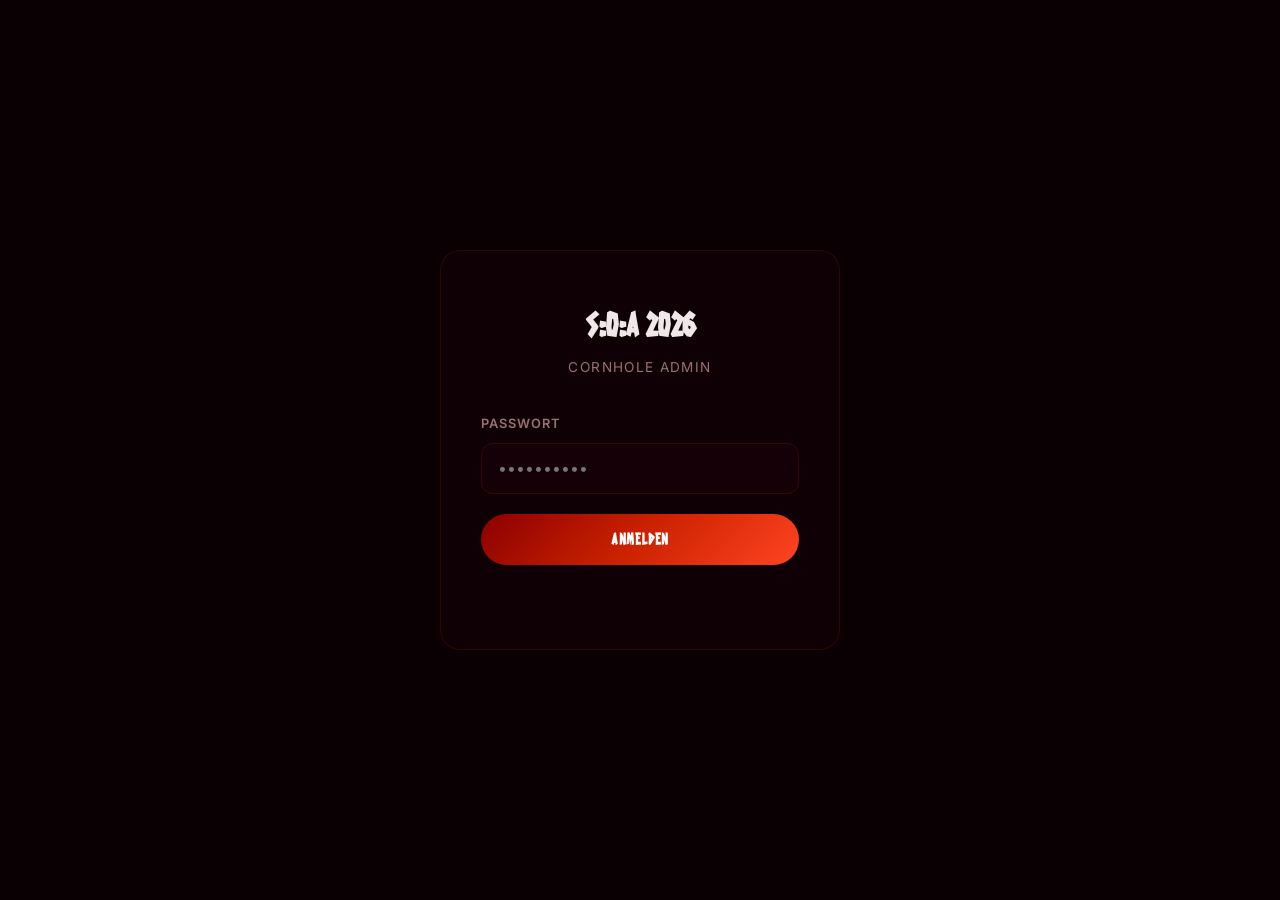
<file: admin.html>
<!DOCTYPE html>
<html lang="de">
<head>
  <meta charset="UTF-8" />
  <meta name="viewport" content="width=device-width, initial-scale=1.0" />
  <title>Admin – S:O:A 2026</title>
  <link rel="stylesheet" href="styles.css?v=8416cdf" />
  <link rel="preconnect" href="https://fonts.googleapis.com" />
  <link rel="preconnect" href="https://fonts.gstatic.com" crossorigin />
  <link href="https://fonts.googleapis.com/css2?family=Inter:wght@300;400;500;600;700;900&family=Space+Grotesk:wght@400;500;700&display=swap" rel="stylesheet" />
  <meta name="theme-color" content="#0a0003" />
  <style>
    .login-wrap { min-height:100vh; display:flex; align-items:center; justify-content:center; padding:24px; }
    .login-box { background:var(--bg-2); border:1px solid var(--border); border-radius:20px; padding:48px 40px; width:100%; max-width:400px; text-align:center; }
    .login-box__logo { font-family:var(--font-display); font-size:2rem; font-weight:900; letter-spacing:-0.02em; margin-bottom:6px; }
    .login-box__logo span { color:var(--accent); }
    .login-box__subtitle { font-size:0.85rem; color:var(--text-muted); text-transform:uppercase; letter-spacing:0.1em; margin-bottom:36px; }
    .login-box__label { display:block; font-size:0.8rem; font-weight:600; color:var(--text-muted); text-transform:uppercase; letter-spacing:0.08em; text-align:left; margin-bottom:8px; }
    .login-box__input { width:100%; background:var(--bg-3); border:1px solid var(--border); border-radius:var(--r-md); padding:12px 16px; color:var(--text); font-size:1rem; font-family:var(--font-body); outline:none; transition:border-color var(--transition); box-sizing:border-box; margin-bottom:20px; }
    .login-box__input:focus { border-color:var(--accent); }
    .login-box__btn { width:100%; padding:13px; background:var(--gradient); border:none; border-radius:999px; color:#fff; font-size:0.95rem; font-weight:700; font-family:var(--font-display); letter-spacing:0.05em; cursor:pointer; transition:opacity var(--transition),box-shadow var(--transition); }
    .login-box__btn:hover { opacity:0.9; box-shadow:0 0 20px rgba(204,17,0,0.4); }
    .login-box__error { margin-top:16px; font-size:0.85rem; color:var(--accent); min-height:20px; }
  </style>
</head>
<body>

  <div class="login-wrap">
    <div class="login-box">
      <div class="login-box__logo">S:O:A 2026</div>
      <div class="login-box__subtitle">Cornhole Admin</div>

      <label class="login-box__label" for="pwd">Passwort</label>
      <input class="login-box__input" type="password" id="pwd"
             placeholder="••••••••••" autocomplete="current-password" />
      <button class="login-box__btn" id="loginBtn">Anmelden</button>
      <div class="login-box__error" id="loginError"></div>
    </div>
  </div>

  <script>
    if (localStorage.getItem("soa_admin") === "1") {
      location.replace("admin-bereich.html");
    }

    const PWD_HASH = "7ff16cb1e8d724b2329b54ee9828cc7256f3c8be85b64fbdce54c7ff4e38afa9";

    async function sha256(str) {
      const buf = await crypto.subtle.digest("SHA-256", new TextEncoder().encode(str));
      return Array.from(new Uint8Array(buf)).map(b => b.toString(16).padStart(2, "0")).join("");
    }

    async function tryLogin() {
      const val = document.getElementById("pwd").value;
      if (await sha256(val) === PWD_HASH) {
        localStorage.setItem("soa_admin", "1");
        location.replace("admin-bereich.html");
      } else {
        document.getElementById("loginError").textContent = "Falsches Passwort.";
        document.getElementById("pwd").value = "";
        document.getElementById("pwd").focus();
      }
    }

    document.getElementById("loginBtn").addEventListener("click", tryLogin);
    document.getElementById("pwd").addEventListener("keydown", e => {
      if (e.key === "Enter") tryLogin();
    });
  </script>

</body>
</html>
</file>
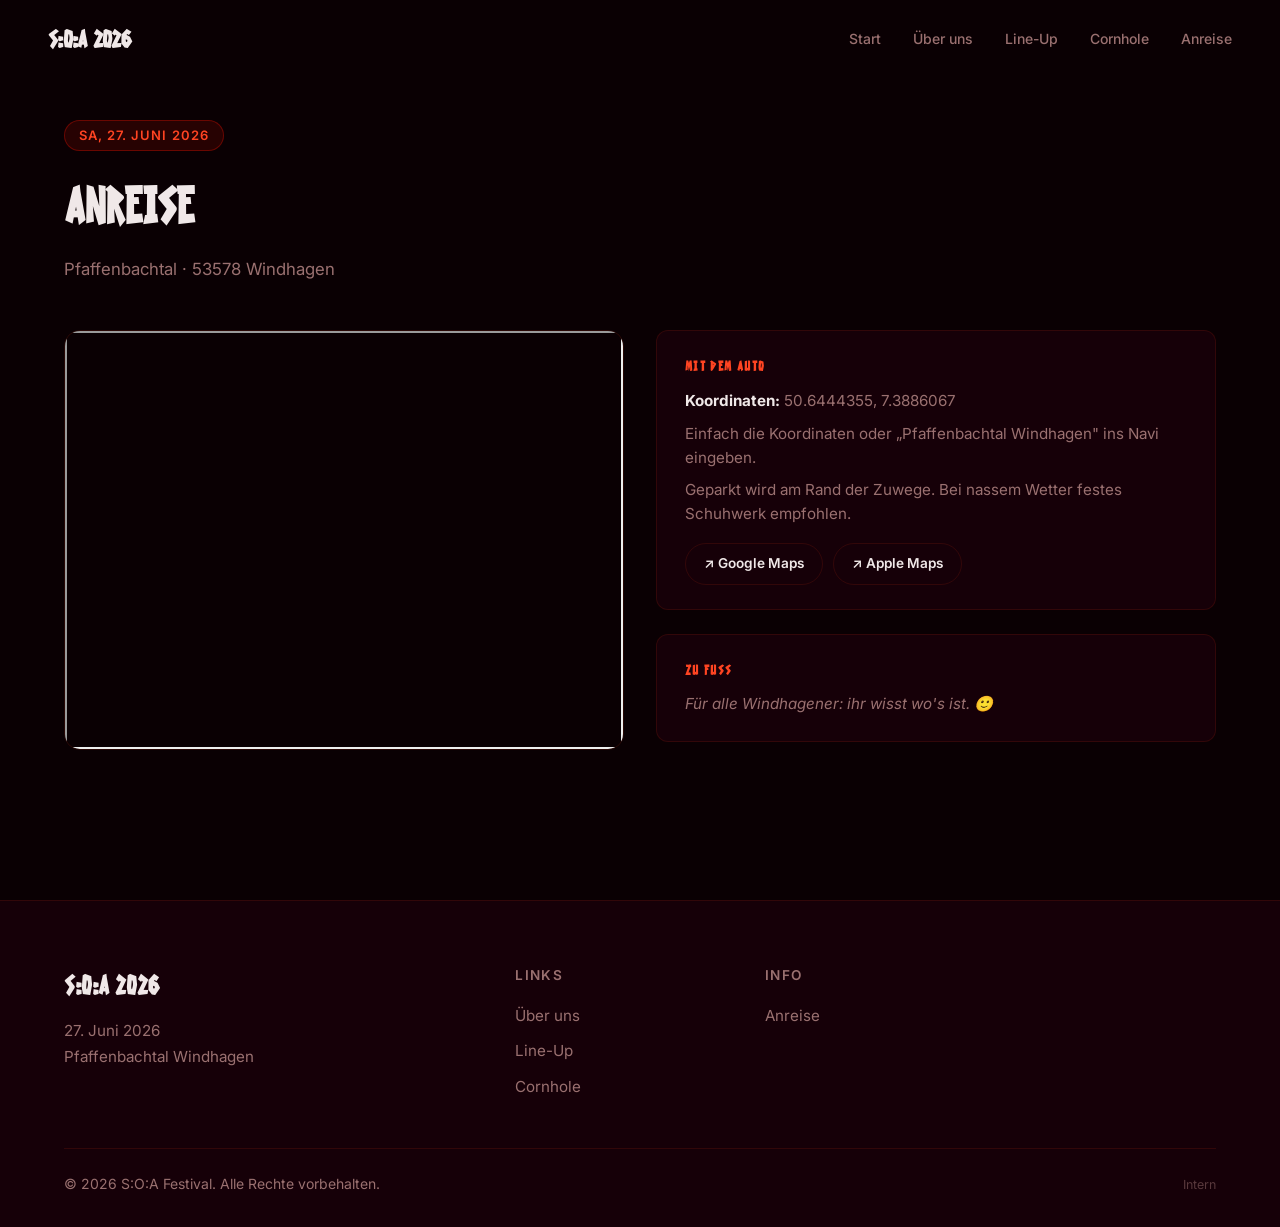
<file: anreise.html>
<!DOCTYPE html>
<html lang="de">
<head>
  <meta charset="UTF-8" />
  <meta name="viewport" content="width=device-width, initial-scale=1.0" />
  <title>Anreise – S:O:A 2026</title>
  <link rel="stylesheet" href="styles.css?v=482b4c3" />
  <link rel="preconnect" href="https://fonts.googleapis.com" />
  <link rel="preconnect" href="https://fonts.gstatic.com" crossorigin />
  <link href="https://fonts.googleapis.com/css2?family=Inter:wght@300;400;500;600;700;900&family=Space+Grotesk:wght@400;500;700&display=swap" rel="stylesheet" />
  <meta name="theme-color" content="#0a0003" />
  <style>
    .anreise {
      padding: 120px 0 80px;
      min-height: 100vh;
    }
    .anreise__header {
      margin-bottom: 48px;
    }
    .anreise__grid {
      display: grid;
      grid-template-columns: 1fr 1fr;
      gap: 32px;
      align-items: start;
    }
    .anreise__map {
      border-radius: 16px;
      overflow: hidden;
      border: 1px solid var(--border);
      aspect-ratio: 4/3;
    }
    .anreise__map iframe {
      width: 100%;
      height: 100%;
      display: block;
    }
    .anreise__info { display: flex; flex-direction: column; gap: 24px; }
    .anreise__card {
      background: var(--bg-3);
      border: 1px solid var(--border);
      border-radius: var(--r-md);
      padding: 24px 28px;
    }
    .anreise__card-title {
      font-family: var(--font-display);
      font-size: 0.85rem;
      font-weight: 700;
      text-transform: uppercase;
      letter-spacing: 0.1em;
      color: var(--accent-2);
      margin-bottom: 12px;
    }
    .anreise__card p {
      font-size: 0.95rem;
      color: var(--text-muted);
      line-height: 1.6;
      margin-bottom: 8px;
    }
    .anreise__card p:last-child { margin-bottom: 0; }
    .anreise__card strong { color: var(--text); }
    .anreise__navi-btns {
      display: flex;
      gap: 10px;
      flex-wrap: wrap;
      margin-top: 16px;
    }
    .anreise__navi-btn {
      display: inline-flex;
      align-items: center;
      gap: 6px;
      padding: 9px 18px;
      border-radius: 999px;
      border: 1px solid var(--border);
      font-size: 0.85rem;
      font-weight: 600;
      color: var(--text);
      transition: var(--transition);
      text-decoration: none;
    }
    .anreise__navi-btn:hover {
      border-color: var(--accent);
      color: var(--accent);
    }
    .anreise__walking {
      font-size: 0.9rem;
      color: var(--text-muted);
      font-style: italic;
    }
    @media (max-width: 768px) {
      .anreise { padding: 100px 0 60px; }
      .anreise__grid { grid-template-columns: 1fr; }
      .anreise__map { aspect-ratio: 3/2; }
    }
  </style>
</head>
<body>

  <!-- NAV -->
  <nav class="nav" id="nav">
    <div class="nav__logo"><a href="index.html" style="text-decoration:none;color:inherit">S:O:A 2026</a></div>
    <button class="nav__burger" id="burger" aria-label="Menü öffnen">
      <span></span><span></span><span></span>
    </button>
    <ul class="nav__links" id="navLinks">
      <li><a href="index.html#home"     class="nav__link">Start</a></li>
      <li><a href="index.html#about"    class="nav__link">Über uns</a></li>
      <li><a href="index.html#lineup"   class="nav__link">Line-Up</a></li>
      <li><a href="index.html#cornhole" class="nav__link">Cornhole</a></li>
      <li><a href="anreise.html" class="nav__link">Anreise</a></li>
    </ul>
  </nav>

  <!-- CONTENT -->
  <section class="anreise">
    <div class="container">
      <div class="anreise__header">
        <span class="section__tag">Sa, 27. Juni 2026</span>
        <h1 class="section__title">Anreise</h1>
        <p class="section__desc">Pfaffenbachtal · 53578 Windhagen</p>
      </div>

      <div class="anreise__grid">

        <!-- Karte -->
        <div class="anreise__map">
          <iframe
            src="https://www.openstreetmap.org/export/embed.html?bbox=7.3786067%2C50.6344355%2C7.3986067%2C50.6544355&layer=mapnik&marker=50.6444355%2C7.3886067"
            title="Anfahrtskarte Pfaffenbachtal Windhagen"
            loading="lazy"
            referrerpolicy="no-referrer">
          </iframe>
        </div>

        <!-- Info -->
        <div class="anreise__info">

          <div class="anreise__card">
            <div class="anreise__card-title">Mit dem Auto</div>
            <p><strong>Koordinaten:</strong> 50.6444355, 7.3886067</p>
            <p>Einfach die Koordinaten oder „Pfaffenbachtal Windhagen" ins Navi eingeben.</p>
            <p>Geparkt wird am Rand der Zuwege. Bei nassem Wetter festes Schuhwerk empfohlen.</p>
            <div class="anreise__navi-btns">
              <a class="anreise__navi-btn"
                 href="https://www.google.com/maps?q=50.6444355,7.3886067"
                 target="_blank" rel="noopener noreferrer">
                ↗ Google Maps
              </a>
              <a class="anreise__navi-btn"
                 href="https://maps.apple.com/?q=50.6444355,7.3886067"
                 target="_blank" rel="noopener noreferrer">
                ↗ Apple Maps
              </a>
            </div>
          </div>

          <div class="anreise__card">
            <div class="anreise__card-title">Zu Fuß</div>
            <p class="anreise__walking">Für alle Windhagener: ihr wisst wo's ist. 🙂</p>
          </div>

        </div>
      </div>
    </div>
  </section>

  <!-- FOOTER -->
  <footer class="footer">
    <div class="container">
      <div class="footer__grid">
        <div>
          <div class="footer__logo">S:O:A 2026</div>
          <p>27. Juni 2026<br />Pfaffenbachtal Windhagen</p>
        </div>
        <div>
          <h4>Links</h4>
          <ul>
            <li><a href="index.html#about">Über uns</a></li>
            <li><a href="index.html#lineup">Line-Up</a></li>
            <li><a href="index.html#cornhole">Cornhole</a></li>
          </ul>
        </div>
        <div>
          <h4>Info</h4>
          <ul>
            <li><a href="anreise.html">Anreise</a></li>
          </ul>
        </div>
      </div>
      <div class="footer__bottom">
        <p>&copy; 2026 S:O:A Festival. Alle Rechte vorbehalten.</p>
        <p><a href="intern.html" style="color:var(--text-muted);font-size:0.78rem;opacity:0.5;">Intern</a></p>
      </div>
    </div>
  </footer>

  <script>
    const nav     = document.getElementById("nav");
    const burger  = document.getElementById("burger");
    const navLinks = document.getElementById("navLinks");
    window.addEventListener("scroll", () => nav.classList.toggle("nav--scrolled", window.scrollY > 50));
    burger.addEventListener("click", () => {
      navLinks.classList.toggle("nav__links--open");
      burger.classList.toggle("nav__burger--open");
    });
    navLinks.querySelectorAll("a").forEach(link => {
      link.addEventListener("click", () => {
        navLinks.classList.remove("nav__links--open");
        burger.classList.remove("nav__burger--open");
      });
    });
  </script>

</body>
</html>
</file>
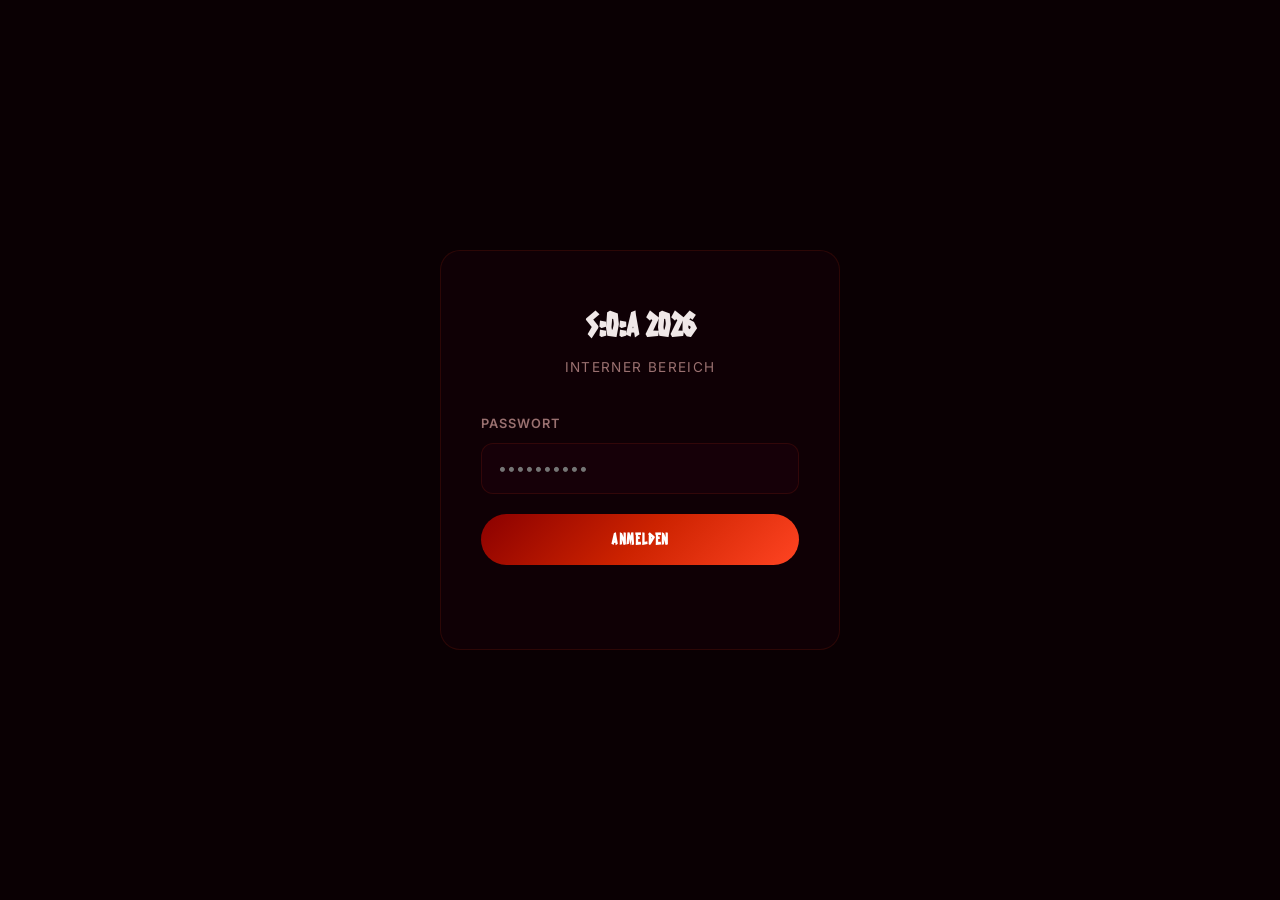
<file: intern-bereich.html>
<!DOCTYPE html>
<html lang="de">
<head>
  <meta charset="UTF-8" />
  <meta name="viewport" content="width=device-width, initial-scale=1.0" />
  <title>Helferplan – S:O:A 2026</title>
  <link rel="stylesheet" href="styles.css?v=482b4c3" />
  <link rel="preconnect" href="https://fonts.googleapis.com" />
  <link rel="preconnect" href="https://fonts.gstatic.com" crossorigin />
  <link href="https://fonts.googleapis.com/css2?family=Inter:wght@300;400;500;600;700;900&family=Space+Grotesk:wght@400;500;700&display=swap" rel="stylesheet" />
  <meta name="theme-color" content="#0a0003" />
  <style>
    .intern { padding: 100px 0 80px; }

    /* Header */
    .intern__topbar {
      display: flex;
      align-items: center;
      justify-content: space-between;
      margin-bottom: 48px;
      flex-wrap: wrap;
      gap: 16px;
    }
    .intern__logout {
      font-size: 0.82rem;
      font-weight: 600;
      color: var(--text-muted);
      border: 1px solid var(--border);
      border-radius: 999px;
      padding: 7px 18px;
      cursor: pointer;
      transition: var(--transition);
    }
    .intern__logout:hover { color: var(--accent); border-color: var(--accent); }

    /* Section title */
    .intern__section-title {
      font-family: var(--font-display);
      font-size: 1.1rem;
      font-weight: 700;
      text-transform: uppercase;
      letter-spacing: 0.08em;
      color: var(--text);
      margin-bottom: 20px;
      padding-bottom: 10px;
      border-bottom: 1px solid var(--border);
    }

    /* Helferplan nach Bereichen */
    .hp-bereiche { display: flex; flex-direction: column; gap: 40px; margin-bottom: 56px; }

    .hp-bereich__name {
      font-family: var(--font-display);
      font-size: 0.8rem;
      font-weight: 700;
      text-transform: uppercase;
      letter-spacing: 0.1em;
      color: var(--accent-2);
      margin-bottom: 12px;
    }

    .hp-slots { display: flex; flex-direction: column; gap: 8px; }

    .hp-slot {
      display: grid;
      grid-template-columns: 160px 1fr;
      align-items: start;
      gap: 16px;
      background: var(--bg-3);
      border: 1px solid var(--border);
      border-radius: var(--r-md);
      padding: 12px 18px;
    }
    .hp-slot__time {
      font-family: var(--font-display);
      font-size: 0.85rem;
      font-weight: 700;
      color: var(--accent-2);
      white-space: nowrap;
      padding-top: 2px;
    }
    .hp-slot__helfer {
      display: flex;
      flex-wrap: wrap;
      gap: 6px;
    }
    .hp-slot__name {
      background: var(--bg-2);
      border: 1px solid var(--border);
      border-radius: 999px;
      padding: 4px 12px;
      font-size: 0.82rem;
      font-weight: 500;
      color: var(--text);
    }
    .hp-slot__empty {
      font-size: 0.82rem;
      color: var(--text-muted);
      font-style: italic;
    }

    /* Dauerdienste */
    .hp-dauerdienste { display: flex; flex-direction: column; gap: 10px; }

    .hp-dauer {
      display: grid;
      grid-template-columns: 200px 1fr auto;
      align-items: start;
      gap: 16px;
      background: var(--bg-3);
      border: 1px solid var(--border);
      border-radius: var(--r-md);
      padding: 14px 18px;
    }
    .hp-dauer__aufgabe {
      font-weight: 700;
      font-size: 0.9rem;
    }
    .hp-dauer__personen { display: flex; flex-wrap: wrap; gap: 6px; align-items: flex-start; }
    .hp-dauer__name {
      background: var(--bg-2);
      border: 1px solid var(--border);
      border-radius: 999px;
      padding: 4px 12px;
      font-size: 0.82rem;
      font-weight: 500;
    }
    .hp-dauer__name--lead {
      border-color: rgba(204,17,0,0.4);
      color: var(--text);
    }
    .hp-dauer__note {
      font-size: 0.78rem;
      color: var(--text-muted);
      text-align: right;
      white-space: nowrap;
      padding-top: 4px;
    }

    @media (max-width: 640px) {
      .hp-slot   { grid-template-columns: 1fr; gap: 8px; }
      .hp-dauer  { grid-template-columns: 1fr; }
      .hp-dauer__note { text-align: left; }
    }

  </style>
</head>
<body>

  <!-- AUTH CHECK -->
  <script>
    if (sessionStorage.getItem("soa_intern") !== "1") {
      location.replace("intern.html");
    }
  </script>

  <!-- NAV -->
  <nav class="nav" id="nav">
    <div class="nav__logo">
      <a href="index.html" style="text-decoration:none;color:inherit">S:O:A 2026</a>
    </div>
    <button class="nav__burger" id="burger" aria-label="Menü öffnen">
      <span></span><span></span><span></span>
    </button>
    <ul class="nav__links" id="navLinks">
      <li><a href="index.html#home"     class="nav__link">Start</a></li>
      <li><a href="index.html#lineup"   class="nav__link">Line-Up</a></li>
      <li><a href="index.html#cornhole" class="nav__link">Cornhole</a></li>
      <li><a href="anreise.html" class="nav__link">Anreise</a></li>
    </ul>
  </nav>

  <section class="intern">
    <div class="container">

      <div class="intern__topbar">
        <div>
          <span class="section__tag">Intern</span>
          <h1 class="section__title" style="margin-bottom:0">Helferplan</h1>
          <p style="color:var(--text-muted);font-size:0.9rem;margin-top:6px">Sa, 27. Juni 2026 · Pfaffenbachtal Windhagen</p>
        </div>
        <button class="intern__logout" id="logoutBtn">Abmelden</button>
      </div>

      <!-- Schichtdienste nach Bereich & Zeitslot -->
      <div class="intern__section-title">Schichtdienste</div>
      <div class="hp-bereiche" id="hpBereiche"></div>

      <!-- Dauerdienste -->
      <div class="intern__section-title">Dauerhafte Dienste & Aufgaben</div>
      <div class="hp-dauerdienste" id="hpDauerdienste"></div>

    </div>
  </section>

  <script src="data.js?v=482b4c3"></script>
  <script>
    // Nav
    const nav      = document.getElementById("nav");
    const burger   = document.getElementById("burger");
    const navLinks = document.getElementById("navLinks");
    window.addEventListener("scroll", () => nav.classList.toggle("nav--scrolled", window.scrollY > 50));
    burger.addEventListener("click", () => {
      navLinks.classList.toggle("nav__links--open");
      burger.classList.toggle("nav__burger--open");
    });

    // Logout
    document.getElementById("logoutBtn").addEventListener("click", () => {
      sessionStorage.removeItem("soa_intern");
      location.replace("index.html");
    });

    // Schichtdienste nach Bereich gruppieren
    function renderSchichtdienste() {
      const container = document.getElementById("hpBereiche");
      const bereiche  = [...new Set(HELFER_SLOTS.map(s => s.bereich))];

      container.innerHTML = bereiche.map(bereich => {
        const slots = HELFER_SLOTS.filter(s => s.bereich === bereich);
        return `
          <div>
            <div class="hp-bereich__name">${bereich}</div>
            <div class="hp-slots">
              ${slots.map(s => `
                <div class="hp-slot">
                  <div class="hp-slot__time">${s.slot} Uhr</div>
                  <div class="hp-slot__helfer">
                    ${s.helfer.length
                      ? s.helfer.map(n => `<span class="hp-slot__name">${n}</span>`).join("")
                      : `<span class="hp-slot__empty">Noch nicht besetzt</span>`}
                  </div>
                </div>
              `).join("")}
            </div>
          </div>
        `;
      }).join("");
    }

    // Dauerdienste
    function renderDauerdienste() {
      const container = document.getElementById("hpDauerdienste");
      container.innerHTML = HELFER_DAUERDIENSTE.map(d => `
        <div class="hp-dauer">
          <div class="hp-dauer__aufgabe">${d.aufgabe}</div>
          <div class="hp-dauer__personen">
            <span class="hp-dauer__name hp-dauer__name--lead">${d.verantwortlich}</span>
            ${d.helfer.map(n => `<span class="hp-dauer__name">${n}</span>`).join("")}
          </div>
          <div class="hp-dauer__note">${d.note}</div>
        </div>
      `).join("");
    }

    renderSchichtdienste();
    renderDauerdienste();
  </script>

</body>
</html>
</file>
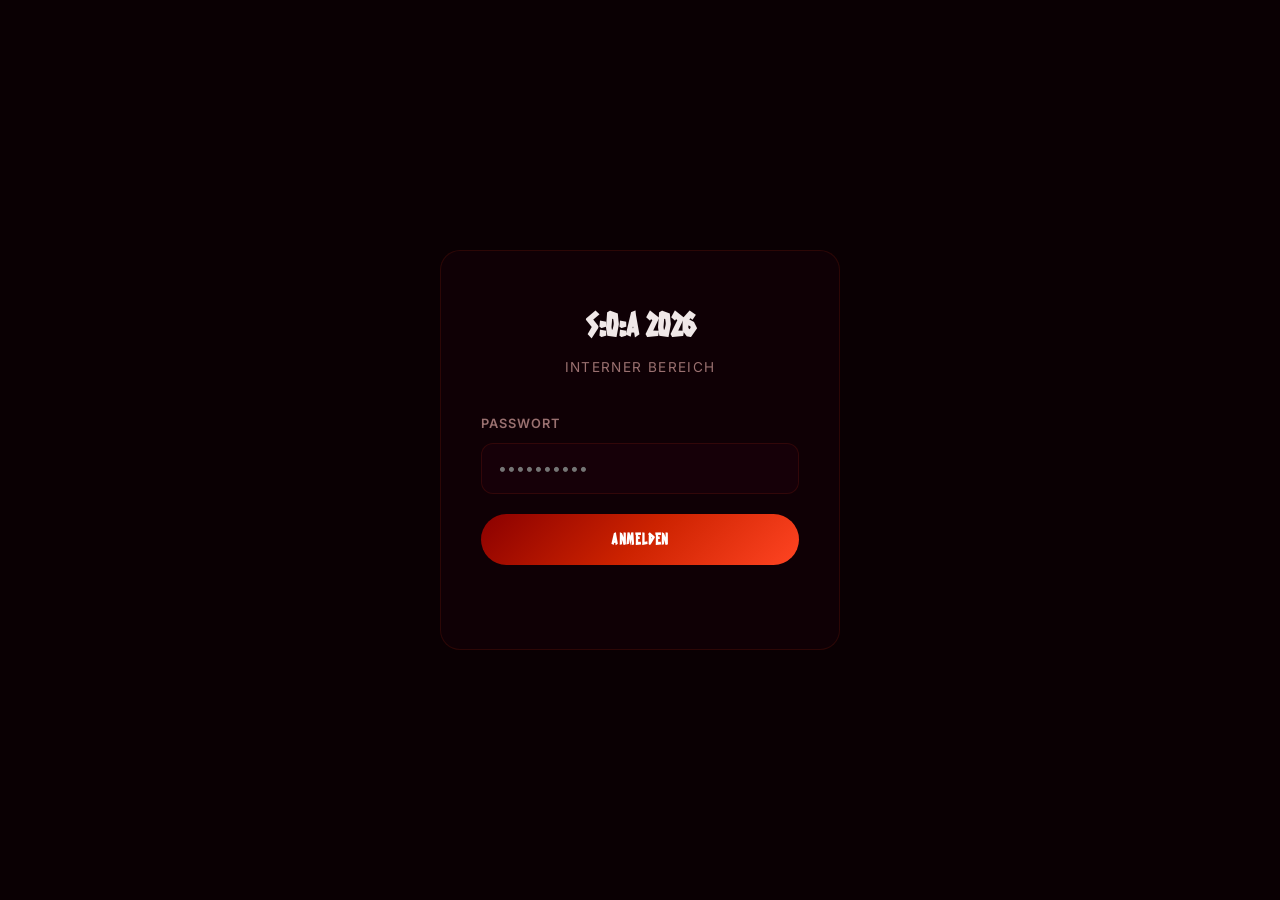
<file: intern.html>
<!DOCTYPE html>
<html lang="de">
<head>
  <meta charset="UTF-8" />
  <meta name="viewport" content="width=device-width, initial-scale=1.0" />
  <title>Interner Bereich – S:O:A 2026</title>
  <link rel="stylesheet" href="styles.css?v=482b4c3" />
  <link rel="preconnect" href="https://fonts.googleapis.com" />
  <link rel="preconnect" href="https://fonts.gstatic.com" crossorigin />
  <link href="https://fonts.googleapis.com/css2?family=Inter:wght@300;400;500;600;700;900&family=Space+Grotesk:wght@400;500;700&display=swap" rel="stylesheet" />
  <meta name="theme-color" content="#0a0003" />
  <style>
    .login-wrap {
      min-height: 100vh;
      display: flex;
      align-items: center;
      justify-content: center;
      padding: 24px;
    }
    .login-box {
      background: var(--bg-2);
      border: 1px solid var(--border);
      border-radius: 20px;
      padding: 48px 40px;
      width: 100%;
      max-width: 400px;
      text-align: center;
    }
    .login-box__logo {
      font-family: var(--font-display);
      font-size: 2rem;
      font-weight: 900;
      letter-spacing: -0.02em;
      margin-bottom: 6px;
    }
    .login-box__logo span { color: var(--accent); }
    .login-box__subtitle {
      font-size: 0.85rem;
      color: var(--text-muted);
      text-transform: uppercase;
      letter-spacing: 0.1em;
      margin-bottom: 36px;
    }
    .login-box__label {
      display: block;
      font-size: 0.8rem;
      font-weight: 600;
      color: var(--text-muted);
      text-transform: uppercase;
      letter-spacing: 0.08em;
      text-align: left;
      margin-bottom: 8px;
    }
    .login-box__input {
      width: 100%;
      background: var(--bg-3);
      border: 1px solid var(--border);
      border-radius: var(--r-md);
      padding: 12px 16px;
      color: var(--text);
      font-size: 1rem;
      font-family: var(--font-body);
      outline: none;
      transition: border-color var(--transition);
      box-sizing: border-box;
      margin-bottom: 20px;
    }
    .login-box__input:focus { border-color: var(--accent); }
    .login-box__btn {
      width: 100%;
      padding: 13px;
      background: var(--gradient);
      border: none;
      border-radius: 999px;
      color: #fff;
      font-size: 0.95rem;
      font-weight: 700;
      font-family: var(--font-display);
      letter-spacing: 0.05em;
      cursor: pointer;
      transition: opacity var(--transition), box-shadow var(--transition);
    }
    .login-box__btn:hover { opacity: 0.9; box-shadow: 0 0 20px rgba(204,17,0,0.4); }
    .login-box__error {
      margin-top: 16px;
      font-size: 0.85rem;
      color: var(--accent);
      min-height: 20px;
    }
  </style>
</head>
<body>

  <div class="login-wrap">
    <div class="login-box">
      <div class="login-box__logo">S:O:A 2026</div>
      <div class="login-box__subtitle">Interner Bereich</div>

      <label class="login-box__label" for="pwd">Passwort</label>
      <input class="login-box__input" type="password" id="pwd"
             placeholder="••••••••••" autocomplete="current-password" />
      <button class="login-box__btn" id="loginBtn">Anmelden</button>
      <div class="login-box__error" id="loginError"></div>
    </div>
  </div>

  <script>
    if (sessionStorage.getItem("soa_intern") === "1") {
      location.replace("intern-bereich.html");
    }

    const PWD_HASH = "49c1c182faa6dde0053415e039f5d1e8367f24fc84df96d6d17c3796a8ac3d96";

    async function sha256(str) {
      const buf = await crypto.subtle.digest("SHA-256", new TextEncoder().encode(str));
      return Array.from(new Uint8Array(buf)).map(b => b.toString(16).padStart(2, "0")).join("");
    }

    async function tryLogin() {
      const val = document.getElementById("pwd").value;
      if (await sha256(val) === PWD_HASH) {
        sessionStorage.setItem("soa_intern", "1");
        location.replace("intern-bereich.html");
      } else {
        document.getElementById("loginError").textContent = "Falsches Passwort.";
        document.getElementById("pwd").value = "";
        document.getElementById("pwd").focus();
      }
    }

    document.getElementById("loginBtn").addEventListener("click", tryLogin);
    document.getElementById("pwd").addEventListener("keydown", e => {
      if (e.key === "Enter") tryLogin();
    });
  </script>

</body>
</html>
</file>
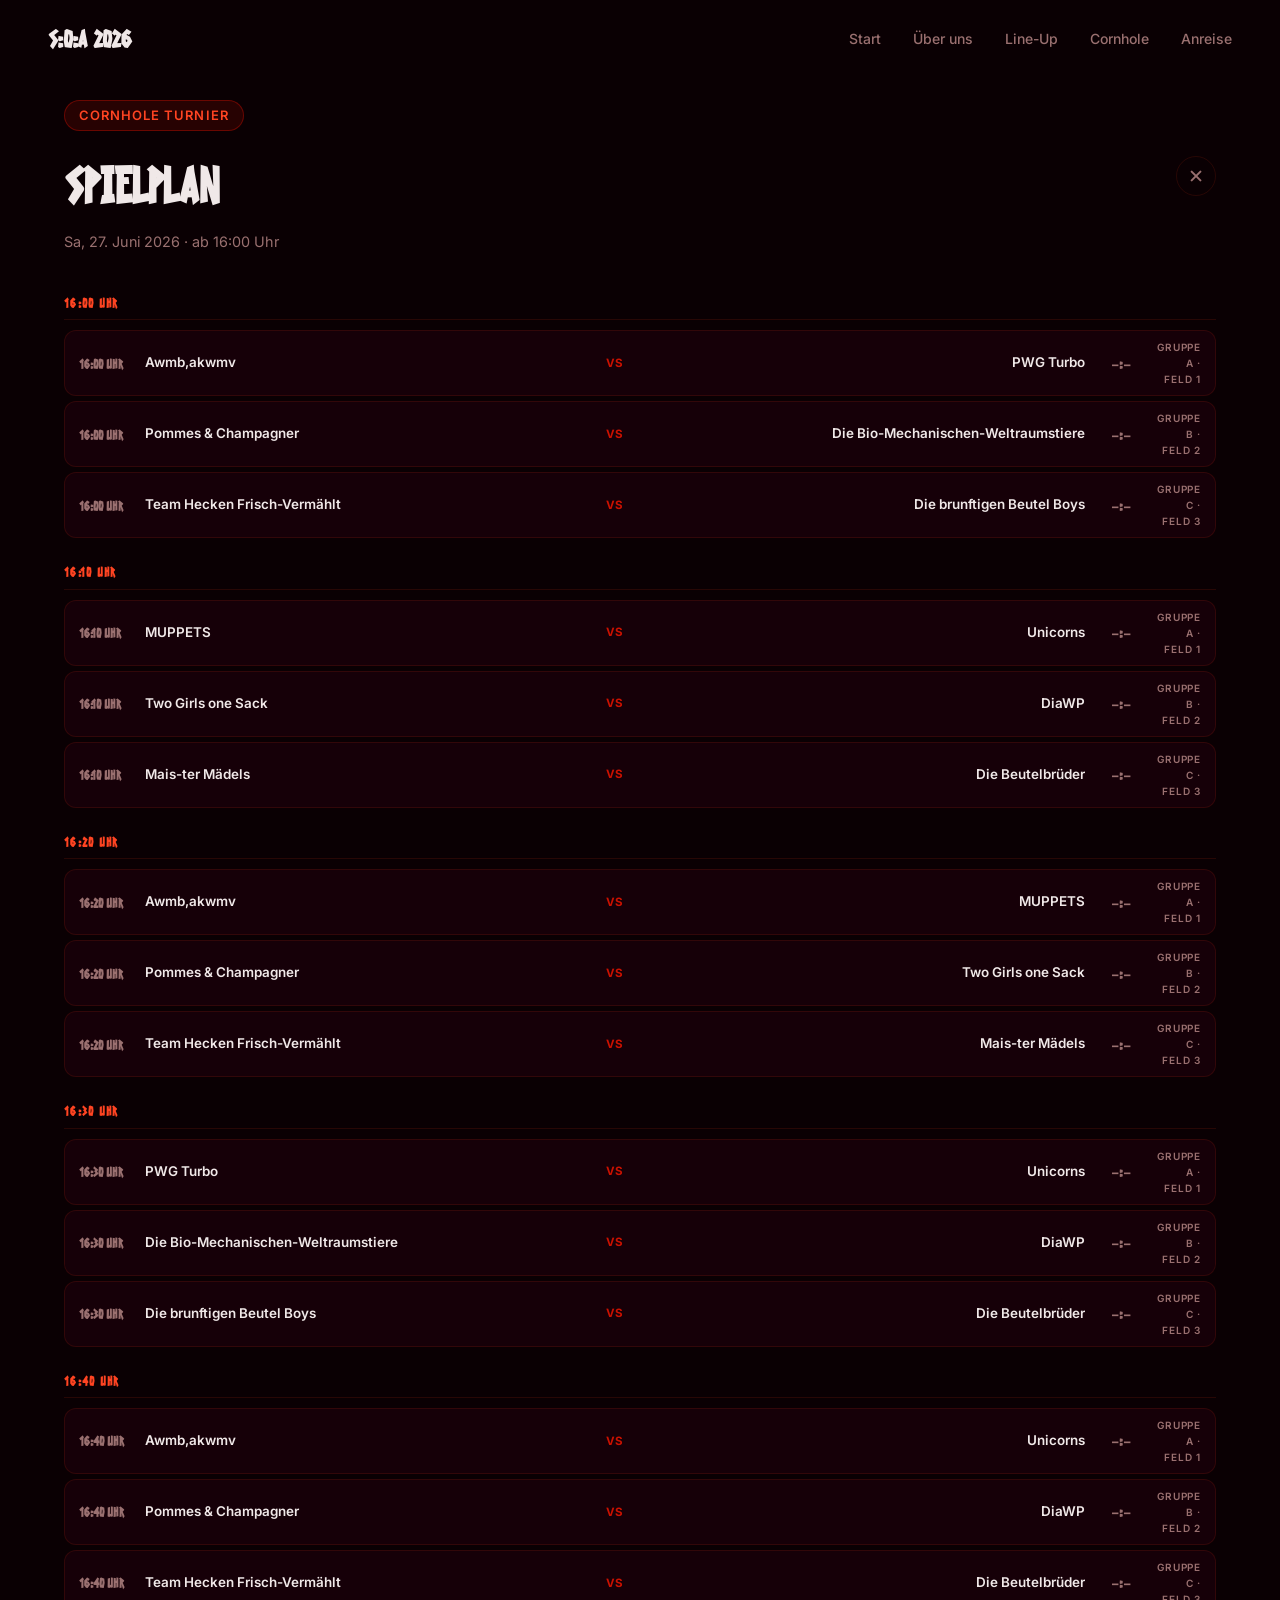
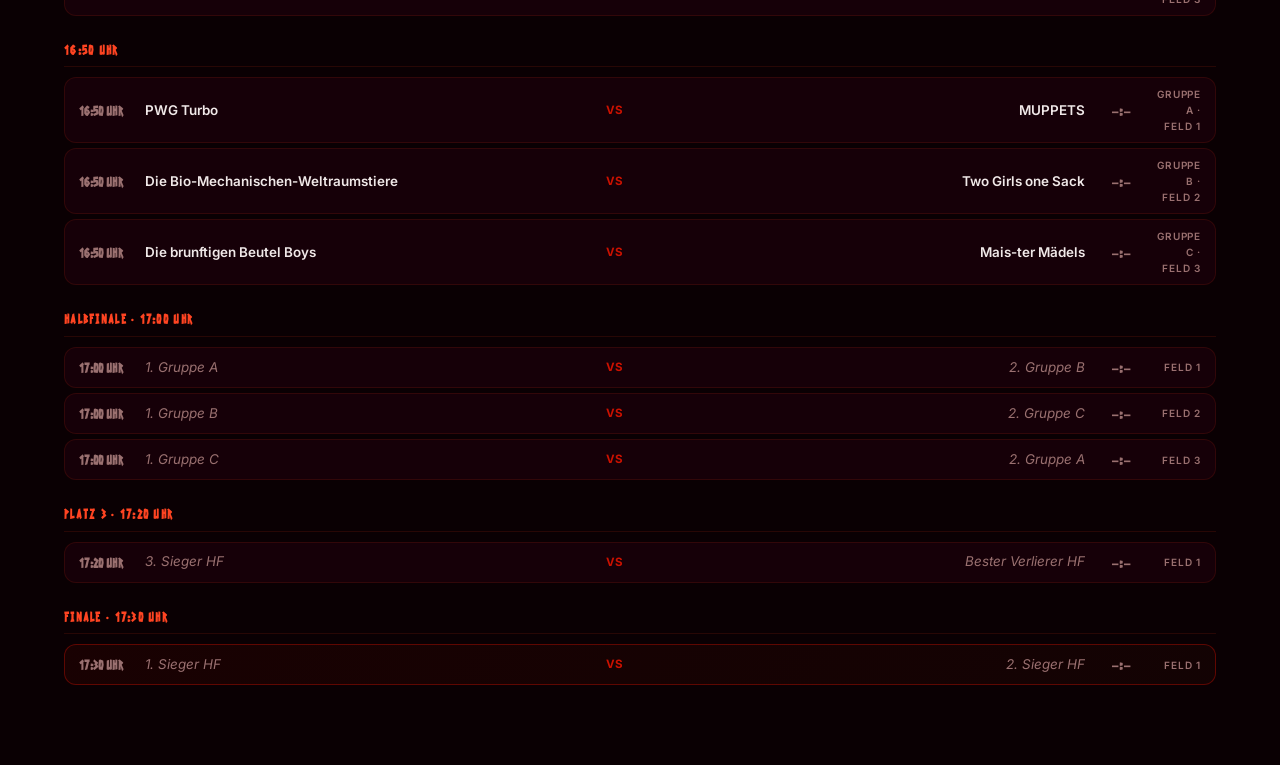
<file: spielplan.html>
<!DOCTYPE html>
<html lang="de">
<head>
  <meta charset="UTF-8" />
  <meta name="viewport" content="width=device-width, initial-scale=1.0" />
  <title>Spielplan – S:O:A 2026</title>
  <link rel="stylesheet" href="styles.css?v=8416cdf" />
  <link rel="preconnect" href="https://fonts.googleapis.com" />
  <link rel="preconnect" href="https://fonts.gstatic.com" crossorigin />
  <link href="https://fonts.googleapis.com/css2?family=Inter:wght@300;400;500;600;700;900&family=Space+Grotesk:wght@400;500;700&display=swap" rel="stylesheet" />
  <meta name="theme-color" content="#0a0003" />
  <style>
    .spielplan-page { padding: 100px 0 80px; min-height: 100vh; }
    .spielplan-page__topbar {
      display: flex;
      align-items: center;
      justify-content: space-between;
      margin-bottom: 40px;
      flex-wrap: wrap;
      gap: 12px;
    }
    .spielplan-page__close {
      width: 40px; height: 40px;
      display: flex; align-items: center; justify-content: center;
      border: 1px solid var(--border);
      border-radius: 50%;
      font-size: 1.2rem;
      color: var(--text-muted);
      text-decoration: none;
      transition: var(--transition);
      flex-shrink: 0;
    }
    .spielplan-page__close:hover { border-color: var(--accent); color: var(--accent); }
  </style>
</head>
<body>

  <!-- NAV -->
  <nav class="nav" id="nav">
    <div class="nav__logo"><a href="index.html" style="text-decoration:none;color:inherit">S:O:A 2026</a></div>
    <button class="nav__burger" id="burger" aria-label="Menü öffnen">
      <span></span><span></span><span></span>
    </button>
    <ul class="nav__links" id="navLinks">
      <li><a href="index.html#home"     class="nav__link">Start</a></li>
      <li><a href="index.html#about"    class="nav__link">Über uns</a></li>
      <li><a href="index.html#lineup"   class="nav__link">Line-Up</a></li>
      <li><a href="index.html#cornhole" class="nav__link">Cornhole</a></li>
      <li><a href="anreise.html"        class="nav__link">Anreise</a></li>
    </ul>
  </nav>

  <section class="spielplan-page">
    <div class="container">

      <div class="spielplan-page__topbar">
        <div>
          <span class="section__tag">Cornhole Turnier</span>
          <h1 class="section__title" style="margin-bottom:0">Spielplan</h1>
          <p style="color:var(--text-muted);font-size:0.9rem;margin-top:6px">Sa, 27. Juni 2026 · ab 16:00 Uhr</p>
        </div>
        <a href="index.html#cornhole" class="spielplan-page__close" aria-label="Schließen">✕</a>
      </div>

      <div id="ch-schedule"></div>

    </div>
  </section>

  <script src="data.js?v=0766bf3"></script>
  <script>!function(){var s=document.createElement('script');s.src='results.js?nc='+Date.now();s.onload=function(){var s2=document.createElement('script');s2.src='scores.js?nc='+Date.now();s2.onload=function(){init();};document.head.appendChild(s2);};document.head.appendChild(s);}()</script>
  <script>
  function init() {
    // Nav
    const nav      = document.getElementById("nav");
    const burger   = document.getElementById("burger");
    const navLinks = document.getElementById("navLinks");
    window.addEventListener("scroll", () => nav.classList.toggle("nav--scrolled", window.scrollY > 50));
    burger.addEventListener("click", () => {
      navLinks.classList.toggle("nav__links--open");
      burger.classList.toggle("nav__burger--open");
    });
    navLinks.querySelectorAll("a").forEach(link => {
      link.addEventListener("click", () => {
        navLinks.classList.remove("nav__links--open");
        burger.classList.remove("nav__burger--open");
      });
    });

    // Teams, Matches, Paarungen und Ergebnisse einspielen
    if (typeof CORNHOLE_TEAMS_CONFIG !== "undefined") {
      CORNHOLE_TEAMS_CONFIG.forEach(t => CORNHOLE_TEAMS.push({ ...t, players: [] }));
    }
    if (typeof CORNHOLE_MATCHES_CONFIG !== "undefined") {
      CORNHOLE_MATCHES_CONFIG.forEach(m => CORNHOLE_MATCHES.push({
        ...m, team1: null, team2: null, score1: null, score2: null,
      }));
    }
    if (typeof CORNHOLE_PAIRINGS !== "undefined") {
      CORNHOLE_MATCHES.forEach(m => {
        if (CORNHOLE_PAIRINGS[m.id]) { m.team1 = CORNHOLE_PAIRINGS[m.id][0]; m.team2 = CORNHOLE_PAIRINGS[m.id][1]; }
      });
    }
    if (typeof CORNHOLE_KO_PAIRINGS !== "undefined") {
      CORNHOLE_MATCHES.forEach(m => {
        if (CORNHOLE_KO_PAIRINGS[m.id]) { m.team1 = CORNHOLE_KO_PAIRINGS[m.id][0]; m.team2 = CORNHOLE_KO_PAIRINGS[m.id][1]; }
      });
    }
    if (typeof CORNHOLE_RESULTS !== "undefined") {
      CORNHOLE_MATCHES.forEach(m => {
        const r = CORNHOLE_RESULTS[m.id];
        if (r && typeof r[0] === "number" && typeof r[1] === "number") { m.score1 = r[0]; m.score2 = r[1]; m.done = !!r[2]; }
      });
    }

    // Spielplan rendern
    const container = document.getElementById("ch-schedule");
    const teamMap   = Object.fromEntries(CORNHOLE_TEAMS.map(t => [t.id, t]));
    const sorted    = [...CORNHOLE_MATCHES].sort((a, b) => a.time.localeCompare(b.time) || a.field - b.field);
    const slotKeys = [];
    sorted.forEach(m => {
      const key = m.time + "|" + m.round;
      if (!slotKeys.includes(key)) slotKeys.push(key);
    });

    container.innerHTML = `<div class="ch-rounds">${slotKeys.map(key => {
      const [time, round] = key.split("|");
      const matches = sorted.filter(m => m.time === time && m.round === round);
      const roundLabel = round !== "Gruppenphase" ? round + " · " : "";
      return `
        <div>
          <div class="ch-round__title">${roundLabel}${time} Uhr</div>
          <div class="ch-matches">
            ${matches.map(m => {
              const isFinal = m.round === "Finale";
              const t1    = m.team1 ? teamMap[m.team1]?.name : (m.label1 || "TBD");
              const t2    = m.team2 ? teamMap[m.team2]?.name : (m.label2 || "TBD");
              const tbd1  = !m.team1;
              const tbd2  = !m.team2;
              const hasScore = m.score1 !== null && m.score2 !== null;
              const isLive   = hasScore && !m.done;
              const isDone   = hasScore && m.done;
              const score = hasScore
                ? `<span class="ch-match__score${isDone ? " ch-match__score--set" : " ch-match__score--live"}">${m.score1}:${m.score2}${isLive ? ' <span class="ch-match__live-dot"></span>' : ""}</span>`
                : `<span class="ch-match__score">–:–</span>`;
              return `
                <div class="ch-match${isFinal ? " ch-match--final" : ""}">
                  <div class="ch-match__time">${m.time} Uhr</div>
                  <div class="ch-match__team${tbd1 ? " ch-match__team--tbd" : ""}">${t1}</div>
                  <div class="ch-match__vs">VS</div>
                  <div class="ch-match__team ch-match__team--right${tbd2 ? " ch-match__team--tbd" : ""}">${t2}</div>
                  ${score}
                  <div class="ch-match__field">${m.group ? `Gruppe ${m.group} · ` : ""}Feld ${m.field}</div>
                </div>
              `;
            }).join("")}
          </div>
        </div>
      `;
    }).join("")}</div>`;
  }
  </script>

</body>
</html>
</file>
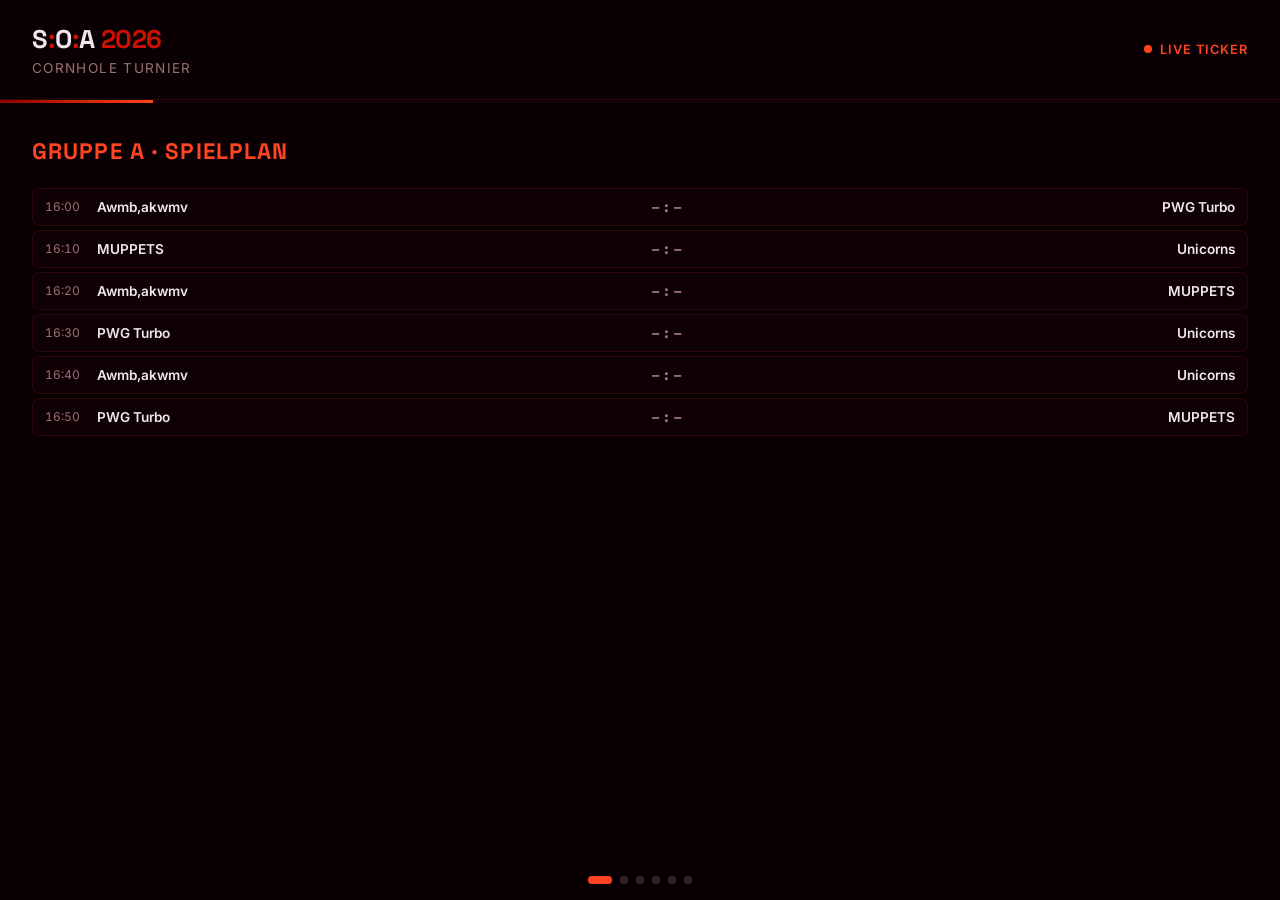
<file: ticker.html>
<!DOCTYPE html>
<html lang="de">
<head>
  <meta charset="UTF-8" />
  <meta name="viewport" content="width=device-width, initial-scale=1.0" />
  <title>Live Ticker – S:O:A 2026</title>
  <link rel="preconnect" href="https://fonts.googleapis.com" />
  <link rel="preconnect" href="https://fonts.gstatic.com" crossorigin />
  <link href="https://fonts.googleapis.com/css2?family=Inter:wght@300;400;500;600;700;900&family=Space+Grotesk:wght@400;500;700&display=swap" rel="stylesheet" />
  <meta name="theme-color" content="#0a0003" />
  <style>
    *, *::before, *::after { box-sizing: border-box; margin: 0; padding: 0; }

    :root {
      --bg:         #0a0003;
      --bg-2:       #0f0005;
      --bg-3:       #160008;
      --border:     rgba(255,60,20,0.12);
      --text:       #f0e8e8;
      --text-muted: #9a7070;
      --accent:     #cc1100;
      --accent-2:   #ff4422;
      --gradient:   linear-gradient(135deg, #8b0000, #cc2200, #ff4422);
    }

    html, body { height: 100%; overflow: hidden; }

    body {
      background: var(--bg);
      color: var(--text);
      font-family: "Inter", system-ui, sans-serif;
      font-size: 18px;
      line-height: 1.5;
    }

    .ticker {
      height: 100vh;
      display: flex;
      flex-direction: column;
    }

    .ticker__header {
      padding: 20px 32px;
      display: flex;
      align-items: center;
      justify-content: space-between;
      border-bottom: 1px solid var(--border);
      flex-shrink: 0;
    }

    .ticker__logo {
      font-family: "Space Grotesk", system-ui, sans-serif;
      font-size: 1.6rem;
      font-weight: 900;
      letter-spacing: -0.02em;
    }

    .ticker__logo span { color: var(--accent); }

    .ticker__subtitle {
      font-size: 0.85rem;
      color: var(--text-muted);
      text-transform: uppercase;
      letter-spacing: 0.1em;
    }

    .ticker__live {
      display: flex;
      align-items: center;
      gap: 8px;
      font-size: 0.8rem;
      font-weight: 600;
      text-transform: uppercase;
      letter-spacing: 0.08em;
      color: var(--accent-2);
    }

    .ticker__live-dot {
      width: 8px; height: 8px;
      background: var(--accent-2);
      border-radius: 50%;
      animation: pulse 1.5s ease-in-out infinite;
    }

    @keyframes pulse {
      0%, 100% { opacity: 1; }
      50% { opacity: 0.3; }
    }

    .ticker__slides {
      flex: 1;
      position: relative;
      overflow: hidden;
    }

    .slide {
      position: absolute;
      inset: 0;
      padding: 32px;
      display: flex;
      flex-direction: column;
      opacity: 0;
      transform: translateY(30px);
      transition: opacity 0.6s ease, transform 0.6s ease;
      pointer-events: none;
    }

    .slide--active {
      opacity: 1;
      transform: translateY(0);
      pointer-events: auto;
    }

    .slide__title {
      font-family: "Space Grotesk", system-ui, sans-serif;
      font-size: 1.4rem;
      font-weight: 700;
      margin-bottom: 20px;
      color: var(--accent-2);
      text-transform: uppercase;
      letter-spacing: 0.05em;
    }

    .slide__content {
      flex: 1;
      overflow: hidden;
      position: relative;
    }

    .slide__content-inner {
      transition: transform 0.5s ease;
    }

    /* Match cards */
    .match {
      display: grid;
      grid-template-columns: 44px 1fr auto 1fr;
      align-items: center;
      gap: 8px;
      padding: 6px 12px;
      background: var(--bg-2);
      border: 1px solid var(--border);
      border-radius: 8px;
      margin-bottom: 4px;
    }

    .match--highlight {
      border-color: var(--accent);
      box-shadow: 0 0 12px rgba(204,17,0,0.15);
    }
    .match--live {
      border-color: #f59e0b;
      box-shadow: 0 0 12px rgba(245,158,11,0.2);
    }
    .match__score--live {
      color: #f59e0b;
    }

    .match__time {
      font-size: 0.75rem;
      color: var(--text-muted);
      font-variant-numeric: tabular-nums;
    }

    .match__team {
      font-weight: 600;
      font-size: 0.85rem;
      white-space: nowrap;
      overflow: hidden;
      text-overflow: ellipsis;
    }

    .match__team--right { text-align: right; }
    .match__team--tbd { color: var(--text-muted); font-style: italic; }

    .match__score {
      font-family: "Space Grotesk", system-ui, sans-serif;
      font-size: 1rem;
      font-weight: 700;
      min-width: 50px;
      text-align: center;
      color: var(--text-muted);
    }

    .match__score--set { color: var(--accent-2);
    }

    /* Standings table */
    .standings { width: 100%; border-collapse: collapse; }

    .standings th {
      font-size: 0.7rem;
      text-transform: uppercase;
      letter-spacing: 0.08em;
      color: var(--text-muted);
      padding: 8px 12px;
      text-align: left;
      border-bottom: 1px solid var(--border);
    }

    .standings th:nth-child(n+3) { text-align: center; }

    .standings td {
      padding: 10px 12px;
      font-size: 0.9rem;
      border-bottom: 1px solid var(--border);
    }

    .standings td:first-child {
      font-weight: 700;
      color: var(--accent-2);
      width: 32px;
      text-align: center;
    }

    .standings td:nth-child(n+3) { text-align: center; font-variant-numeric: tabular-nums; }

    .standings tr:nth-child(-n+2) td:first-child { color: #ffcc00; }

    /* Progress dots */
    .ticker__nav {
      padding: 16px;
      display: flex;
      justify-content: center;
      gap: 8px;
      flex-shrink: 0;
    }

    .ticker__dot {
      width: 8px; height: 8px;
      border-radius: 50%;
      background: var(--text-muted);
      opacity: 0.3;
      transition: all 0.3s ease;
      cursor: pointer;
      border: none;
    }

    .ticker__dot--active {
      opacity: 1;
      background: var(--accent-2);
      width: 24px;
      border-radius: 4px;
    }

    /* Progress bar */
    .ticker__progress {
      height: 3px;
      background: var(--bg-3);
      flex-shrink: 0;
    }

    .ticker__progress-bar {
      height: 100%;
      background: var(--gradient);
      width: 0%;
      transition: width 0.1s linear;
    }
  </style>
</head>
<body>

  <div class="ticker">
    <div class="ticker__header">
      <div>
        <div class="ticker__logo">S<span>:</span>O<span>:</span>A <span>2026</span></div>
        <div class="ticker__subtitle">Cornhole Turnier</div>
      </div>
      <div class="ticker__live">
        <div class="ticker__live-dot"></div>
        Live Ticker
      </div>
    </div>

    <div class="ticker__progress">
      <div class="ticker__progress-bar" id="progressBar"></div>
    </div>

    <div class="ticker__slides" id="slides"></div>

    <div class="ticker__nav" id="nav"></div>
  </div>

  <script src="data.js?v=0766bf3"></script>
  <script>
  var REFRESH_INTERVAL = 30000;
  var SLIDE_DURATION   = 8000;

  var slideIndex = 0;
  var slideCount = 0;
  var slideTimer = null;
  var progressStart = 0;
  var progressRAF = null;
  var paused = false;

  function loadResults(cb) {
    var ts = Date.now();
    fetch('results.js?nc=' + ts)
      .then(function(r) { return r.text(); })
      .then(function(code) {
        (0, eval)(code.replace(/\bconst\s+CORNHOLE_/g, 'var CORNHOLE_'));
        return fetch('scores.js?nc=' + ts);
      })
      .then(function(r) { return r.text(); })
      .then(function(code) {
        (0, eval)(code.replace(/\bconst\s+CORNHOLE_/g, 'var CORNHOLE_'));
        if (cb) cb();
      })
      .catch(function() { if (cb) cb(); });
  }

  function mergeData() {
    CORNHOLE_TEAMS.length = 0;
    CORNHOLE_MATCHES.length = 0;
    if (typeof CORNHOLE_TEAMS_CONFIG !== "undefined")
      CORNHOLE_TEAMS_CONFIG.forEach(function(t) { CORNHOLE_TEAMS.push({ id: t.id, name: t.name, group: t.group, players: [] }); });
    if (typeof CORNHOLE_MATCHES_CONFIG !== "undefined")
      CORNHOLE_MATCHES_CONFIG.forEach(function(m) {
        CORNHOLE_MATCHES.push({ id: m.id, round: m.round, group: m.group, field: m.field, time: m.time,
          label1: m.label1, label2: m.label2, team1: null, team2: null, score1: null, score2: null, done: false });
      });
    if (typeof CORNHOLE_PAIRINGS !== "undefined")
      CORNHOLE_MATCHES.forEach(function(m) {
        if (CORNHOLE_PAIRINGS[m.id]) { m.team1 = CORNHOLE_PAIRINGS[m.id][0]; m.team2 = CORNHOLE_PAIRINGS[m.id][1]; }
      });
    if (typeof CORNHOLE_KO_PAIRINGS !== "undefined")
      CORNHOLE_MATCHES.forEach(function(m) {
        if (CORNHOLE_KO_PAIRINGS[m.id]) { m.team1 = CORNHOLE_KO_PAIRINGS[m.id][0]; m.team2 = CORNHOLE_KO_PAIRINGS[m.id][1]; }
      });
    if (typeof CORNHOLE_RESULTS !== "undefined")
      CORNHOLE_MATCHES.forEach(function(m) {
        var r = CORNHOLE_RESULTS[m.id];
        if (r && typeof r[0] === "number" && typeof r[1] === "number") { m.score1 = r[0]; m.score2 = r[1]; m.done = !!r[2]; }
      });
  }

  function teamName(id) {
    var t = CORNHOLE_TEAMS.find(function(t) { return t.id === id; });
    return t ? t.name : "TBD";
  }

  function calcStandings(group) {
    var teams = CORNHOLE_TEAMS.filter(function(t) { return t.group === group; });
    var stats = {};
    teams.forEach(function(t) { stats[t.id] = { id: t.id, name: t.name, w: 0, l: 0, pf: 0, pa: 0 }; });
    CORNHOLE_MATCHES.forEach(function(m) {
      if (m.group !== group || !m.done) return;
      var s1 = stats[m.team1], s2 = stats[m.team2];
      if (!s1 || !s2) return;
      s1.pf += m.score1; s1.pa += m.score2;
      s2.pf += m.score2; s2.pa += m.score1;
      if (m.score1 > m.score2) { s1.w++; s2.l++; }
      else if (m.score2 > m.score1) { s2.w++; s1.l++; }
    });
    var arr = Object.values(stats);
    arr.sort(function(a, b) { return (b.w - b.l) - (a.w - a.l) || (b.pf - b.pa) - (a.pf - a.pa); });
    return arr;
  }

  function renderMatchCard(m) {
    var t1 = m.team1 ? teamName(m.team1) : (m.label1 || "TBD");
    var t2 = m.team2 ? teamName(m.team2) : (m.label2 || "TBD");
    var tbd1 = !m.team1, tbd2 = !m.team2;
    var hasScore = m.score1 !== null && m.score2 !== null;
    var scoreClass = hasScore ? (m.done ? "match__score match__score--set" : "match__score match__score--live") : "match__score";
    var scoreText = hasScore ? m.score1 + " : " + m.score2 : "– : –";
    var highlight = m.done ? " match--highlight" : (hasScore ? " match--live" : "");
    return '<div class="match' + highlight + '">' +
      '<div class="match__time">' + m.time + '</div>' +
      '<div class="match__team' + (tbd1 ? " match__team--tbd" : "") + '">' + t1 + '</div>' +
      '<div class="' + scoreClass + '">' + scoreText + '</div>' +
      '<div class="match__team match__team--right' + (tbd2 ? " match__team--tbd" : "") + '">' + t2 + '</div>' +
      '</div>';
  }

  function renderStandingsTable(group) {
    var rows = calcStandings(group);
    var html = '<table class="standings">' +
      '<tr><th>#</th><th>Team</th><th>S</th><th>N</th><th>+</th><th>–</th><th>Diff</th></tr>';
    rows.forEach(function(r, i) {
      html += '<tr><td>' + (i + 1) + '</td><td>' + r.name + '</td>' +
        '<td>' + r.w + '</td><td>' + r.l + '</td>' +
        '<td>' + r.pf + '</td><td>' + r.pa + '</td>' +
        '<td>' + (r.pf - r.pa > 0 ? "+" : "") + (r.pf - r.pa) + '</td></tr>';
    });
    html += '</table>';
    return html;
  }

  function buildSlides() {
    var slidesEl = document.getElementById('slides');
    var navEl = document.getElementById('nav');
    var slides = [];

    // Gruppenspielplan je Gruppe
    ["A", "B", "C"].forEach(function(g) {
      var matches = CORNHOLE_MATCHES.filter(function(m) { return m.group === g; });
      if (!matches.length) return;
      slides.push({
        title: "Gruppe " + g + " · Spielplan",
        html: matches.map(renderMatchCard).join("")
      });
    });

    // Gruppentabellen auf einem Slide (immer sichtbar)
    var groupTablesHtml = "";
    ["A", "B", "C"].forEach(function(g) {
      groupTablesHtml += '<div style="margin-bottom:16px"><div style="font-size:0.8rem;text-transform:uppercase;letter-spacing:0.08em;color:var(--accent-2);margin-bottom:6px;font-weight:700">Gruppe ' + g + '</div>';
      groupTablesHtml += renderStandingsTable(g) + '</div>';
    });
    slides.push({ title: "Gruppentabellen", html: groupTablesHtml });

    // Gesamttabelle (alle Teams gruppenübergreifend, immer sichtbar)
    var allStats = {};
    CORNHOLE_TEAMS.forEach(function(t) { allStats[t.id] = { id: t.id, name: t.name, group: t.group, w: 0, l: 0, pf: 0, pa: 0 }; });
    CORNHOLE_MATCHES.forEach(function(m) {
      if (!m.done) return;
      var s1 = allStats[m.team1], s2 = allStats[m.team2];
      if (!s1 || !s2) return;
      s1.pf += m.score1; s1.pa += m.score2;
      s2.pf += m.score2; s2.pa += m.score1;
      if (m.score1 > m.score2) { s1.w++; s2.l++; }
      else if (m.score2 > m.score1) { s2.w++; s1.l++; }
    });
    var allArr = Object.values(allStats);
    allArr.sort(function(a, b) { return (b.w - b.l) - (a.w - a.l) || (b.pf - b.pa) - (a.pf - a.pa); });
    var totalHtml = '<table class="standings">' +
      '<tr><th>#</th><th>Team</th><th>Gr.</th><th>S</th><th>N</th><th>+</th><th>–</th><th>Diff</th></tr>';
    allArr.forEach(function(r, i) {
      totalHtml += '<tr><td>' + (i + 1) + '</td><td>' + r.name + '</td><td>' + r.group + '</td>' +
        '<td>' + r.w + '</td><td>' + r.l + '</td>' +
        '<td>' + r.pf + '</td><td>' + r.pa + '</td>' +
        '<td>' + (r.pf - r.pa > 0 ? "+" : "") + (r.pf - r.pa) + '</td></tr>';
    });
    totalHtml += '</table>';
    slides.push({ title: "Gesamttabelle", html: totalHtml });

    var koRounds = ["Halbfinale", "Platz 3", "Finale"];
    var koMatches = CORNHOLE_MATCHES.filter(function(m) { return m.group === null; });
    if (koMatches.length) {
      var html = "";
      koRounds.forEach(function(round) {
        var rm = koMatches.filter(function(m) { return m.round === round; });
        if (!rm.length) return;
        html += '<div style="margin-bottom:16px"><div style="font-size:0.8rem;text-transform:uppercase;letter-spacing:0.08em;color:var(--text-muted);margin-bottom:8px">' + round + '</div>';
        html += rm.map(renderMatchCard).join("") + '</div>';
      });
      slides.push({ title: "KO-Phase", html: html });
    }

    slidesEl.innerHTML = "";
    navEl.innerHTML = "";
    slides.forEach(function(s, i) {
      var div = document.createElement('div');
      div.className = 'slide' + (i === 0 ? ' slide--active' : '');
      div.innerHTML = '<div class="slide__title">' + s.title + '</div><div class="slide__content"><div class="slide__content-inner">' + s.html + '</div></div>';
      slidesEl.appendChild(div);

      var dot = document.createElement('button');
      dot.className = 'ticker__dot' + (i === 0 ? ' ticker__dot--active' : '');
      dot.addEventListener('click', function() { goToSlide(i); });
      navEl.appendChild(dot);
    });

    slideCount = slides.length;
    if (slideIndex >= slideCount) slideIndex = 0;
    showSlide(slideIndex);
  }

  var scrollRAF = null;
  var currentSlideDuration = SLIDE_DURATION;

  function getOverflow(idx) {
    var slide = document.querySelectorAll('.slide')[idx];
    if (!slide) return 0;
    var container = slide.querySelector('.slide__content');
    var inner = slide.querySelector('.slide__content-inner');
    if (!container || !inner) return 0;
    return Math.max(0, inner.offsetHeight - container.offsetHeight);
  }

  function showSlide(idx) {
    var allSlides = document.querySelectorAll('.slide');
    var allDots = document.querySelectorAll('.ticker__dot');
    allSlides.forEach(function(s, i) {
      s.classList.toggle('slide--active', i === idx);
      var inner = s.querySelector('.slide__content-inner');
      if (inner) inner.style.transform = 'translateY(0)';
    });
    allDots.forEach(function(d, i) { d.classList.toggle('ticker__dot--active', i === idx); });
    slideIndex = idx;

    if (scrollRAF) { cancelAnimationFrame(scrollRAF); scrollRAF = null; }

    var overflow = getOverflow(idx);
    if (overflow > 0) {
      currentSlideDuration = SLIDE_DURATION + Math.max(4000, overflow * 20);
      var slide = allSlides[idx];
      var inner = slide.querySelector('.slide__content-inner');
      var scrollDelay = 1500;
      var scrollDuration = currentSlideDuration - 3000;
      var scrollStart = Date.now();

      (function scrollTick() {
        var elapsed = Date.now() - scrollStart;
        if (elapsed < scrollDelay) { scrollRAF = requestAnimationFrame(scrollTick); return; }
        var scrollElapsed = elapsed - scrollDelay;
        var pct = Math.min(1, scrollElapsed / scrollDuration);
        var ease = pct < 0.5 ? 2 * pct * pct : 1 - Math.pow(-2 * pct + 2, 2) / 2;
        inner.style.transform = 'translateY(-' + (ease * overflow) + 'px)';
        if (pct < 1) scrollRAF = requestAnimationFrame(scrollTick);
      })();
    } else {
      currentSlideDuration = SLIDE_DURATION;
    }

    startProgress();
  }

  function goToSlide(idx) {
    showSlide(idx);
    resetTimer();
  }

  function nextSlide() {
    showSlide((slideIndex + 1) % slideCount);
  }

  function startProgress() {
    progressStart = Date.now();
    if (progressRAF) cancelAnimationFrame(progressRAF);
    function tick() {
      if (paused) { progressRAF = requestAnimationFrame(tick); return; }
      var elapsed = Date.now() - progressStart;
      var pct = Math.min(100, (elapsed / currentSlideDuration) * 100);
      document.getElementById('progressBar').style.width = pct + '%';
      if (pct < 100) progressRAF = requestAnimationFrame(tick);
    }
    tick();
  }

  function resetTimer() {
    clearInterval(slideTimer);
    slideTimer = setInterval(function() {
      if (!paused) {
        var elapsed = Date.now() - progressStart;
        if (elapsed >= currentSlideDuration) nextSlide();
      }
    }, 500);
  }

  function refresh() {
    loadResults(function() {
      mergeData();
      var currentIdx = slideIndex;
      buildSlides();
      if (currentIdx < slideCount) showSlide(currentIdx);
    });
  }

  document.addEventListener('click', function() {
    paused = !paused;
    if (!paused) { progressStart = Date.now(); resetTimer(); }
  });

  document.addEventListener('keydown', function(e) {
    if (e.key === 'ArrowRight') goToSlide((slideIndex + 1) % slideCount);
    if (e.key === 'ArrowLeft') goToSlide((slideIndex - 1 + slideCount) % slideCount);
    if (e.key === ' ') { e.preventDefault(); paused = !paused; if (!paused) { progressStart = Date.now(); resetTimer(); } }
  });

  loadResults(function() {
    mergeData();
    buildSlides();
    resetTimer();
    setInterval(refresh, REFRESH_INTERVAL);
  });
  </script>

</body>
</html>
</file>
<file: styles.css>
/* ── RESET & VARIABLES ────────────────────────────────────────────────────── */
*, *::before, *::after { box-sizing: border-box; margin: 0; padding: 0; }
button, a { -webkit-tap-highlight-color: transparent; }

@font-face {
  font-family: "Radioactive Granny";
  src: url("assets/fonts/RadioactiveGranny.ttf") format("truetype");
  font-weight: normal;
  font-style: normal;
  font-display: swap;
}

:root {
  --bg:          #0a0003;
  --bg-2:        #0f0005;
  --bg-3:        #160008;
  --border:      rgba(255,60,20,0.12);
  --text:        #f0e8e8;
  --text-muted:  #9a7070;
  --accent:      #cc1100;
  --accent-2:    #ff4422;
  --accent-hot:  #ff6633;

  --gradient:    linear-gradient(135deg, #8b0000, #cc2200, #ff4422);
  --r-sm:        8px;
  --r-md:        12px;
  --r-lg:        20px;
  --shadow:      0 4px 24px rgba(0,0,0,0.6);
  --transition:  0.25s ease;
  --font:        "Inter", system-ui, sans-serif;
  --font-display:"Radioactive Granny", "Space Grotesk", system-ui, sans-serif;
}

html { scroll-behavior: smooth; }

body {
  background: var(--bg);
  color: var(--text);
  font-family: var(--font);
  font-size: 16px;
  line-height: 1.6;
  overflow-x: hidden;
}

a { color: inherit; text-decoration: none; }
ul { list-style: none; }
img { display: block; max-width: 100%; }
button { cursor: pointer; border: none; background: none; font: inherit; color: inherit; }
input, select { font: inherit; color: inherit; }

.sr-only {
  position: absolute; width: 1px; height: 1px;
  padding: 0; margin: -1px; overflow: hidden;
  clip: rect(0,0,0,0); white-space: nowrap; border: 0;
}

.hidden { display: none !important; }

/* ── CONTAINER ────────────────────────────────────────────────────────────── */
.container {
  max-width: 1200px;
  margin: 0 auto;
  padding: 0 24px;
}

/* ── SECTION COMMON ───────────────────────────────────────────────────────── */
.section { padding: 100px 0; }

.section__header {
  text-align: center;
  margin-bottom: 56px;
}

.section__tag {
  display: inline-block;
  padding: 4px 14px;
  border-radius: 999px;
  background: rgba(204,17,0,0.15);
  border: 1px solid rgba(204,17,0,0.4);
  color: var(--accent-2);
  font-size: 13px;
  font-weight: 600;
  letter-spacing: 0.08em;
  text-transform: uppercase;
  margin-bottom: 16px;
}

.section__title {
  font-family: var(--font-display);
  font-size: clamp(2rem, 5vw, 3rem);
  font-weight: 700;
  letter-spacing: -0.02em;
}

.section__desc {
  color: var(--text-muted);
  margin-top: 12px;
  font-size: 1.05rem;
}

/* ── BUTTONS ──────────────────────────────────────────────────────────────── */
.btn {
  display: inline-flex;
  align-items: center;
  gap: 8px;
  padding: 14px 28px;
  border-radius: var(--r-md);
  font-weight: 600;
  font-size: 15px;
  transition: var(--transition);
  white-space: nowrap;
}

.btn--primary {
  background: var(--gradient);
  color: #fff;
  box-shadow: 0 0 24px rgba(204,17,0,0.5);
}
.btn--primary:hover { opacity: 0.9; box-shadow: 0 0 36px rgba(204,17,0,0.7); transform: translateY(-2px); }

.btn--ghost {
  background: rgba(204,17,0,0.08);
  border: 1px solid rgba(204,17,0,0.3);
  color: var(--text);
}
.btn--ghost:hover { background: rgba(204,17,0,0.15); border-color: var(--accent-2); transform: translateY(-2px); }

.btn--outline {
  background: transparent;
  border: 1px solid rgba(204,17,0,0.5);
  color: var(--accent-2);
}
.btn--outline:hover { background: rgba(204,17,0,0.12); transform: translateY(-2px); }

/* ── NAV ──────────────────────────────────────────────────────────────────── */
.nav {
  position: fixed;
  top: 0; left: 0; right: 0;
  z-index: 100;
  display: flex;
  align-items: center;
  justify-content: space-between;
  padding: 20px 48px;
  transition: background var(--transition), box-shadow var(--transition), padding var(--transition);
}

.nav--scrolled {
  background: rgba(10,0,3,0.97);
  box-shadow: 0 1px 0 var(--border);
  padding: 14px 48px;
}

.nav__left {
  display: flex;
  align-items: center;
  gap: 20px;
}
.nav__logo {
  font-family: var(--font-display);
  font-size: 1.5rem;
  font-weight: 700;
  letter-spacing: -0.03em;
  color: var(--text);
  text-decoration: none;
  white-space: nowrap;
}
.nav__quicklinks--mobile { display: none; flex: 1; justify-content: center; gap: 12px; }
.nav__quicklink {
  font-size: 13px;
  font-weight: 500;
  color: var(--text-muted);
  text-decoration: none;
  padding: 4px 10px;
  border: 1px solid var(--border);
  border-radius: 999px;
  transition: color var(--transition), border-color var(--transition);
  white-space: nowrap;
}
.nav__quicklink:hover { color: var(--text); border-color: rgba(255,255,255,0.3); }

.nav__links {
  display: flex;
  align-items: center;
  gap: 32px;
}

.nav__link {
  font-size: 14px;
  font-weight: 500;
  color: var(--text-muted);
  transition: color var(--transition);
}
.nav__link:hover { color: var(--text); }

.nav__link--cta {
  padding: 9px 20px;
  background: var(--gradient);
  color: #fff !important;
  border-radius: var(--r-sm);
  font-weight: 600;
  box-shadow: 0 0 16px rgba(204,17,0,0.4);
}
.nav__link--cta:hover { opacity: 0.9; }

.nav__burger { display: none; flex-direction: column; gap: 5px; padding: 10px; min-width: 44px; min-height: 44px; justify-content: center; align-items: center; }
.nav__burger span { display: block; width: 22px; height: 2px; background: var(--text); border-radius: 2px; transition: var(--transition); }
.nav__burger--open span:nth-child(1) { transform: translateY(7px) rotate(45deg); }
.nav__burger--open span:nth-child(2) { opacity: 0; }
.nav__burger--open span:nth-child(3) { transform: translateY(-7px) rotate(-45deg); }

/* ── HERO ─────────────────────────────────────────────────────────────────── */
.hero {
  position: relative;
  min-height: 100vh;
  display: flex;
  align-items: center;
  justify-content: center;
  text-align: center;
  overflow: hidden;
  padding: 80px 24px 60px;
}

.hero__bg {
  position: absolute;
  inset: 0;
  background:
    linear-gradient(to bottom, transparent 35%, #000 100%),
    radial-gradient(ellipse at 50% 30%, rgba(180,20,0,0.35) 0%, rgba(100,5,0,0.15) 50%, transparent 80%),
    linear-gradient(rgba(0,0,0,0.45), rgba(0,0,0,0.45)),
    url('assets/img/stage.png') center bottom / 100% auto no-repeat;
}

.hero__orb {
  position: absolute;
  border-radius: 50%;
  filter: blur(80px);
  opacity: 0.4;
}
.hero__orb--1 { width: 700px; height: 700px; background: #8b0000; top: -300px; left: -150px; }
.hero__orb--2 { width: 600px; height: 600px; background: #cc2200; top: -200px; right: -200px; }
.hero__orb--3 { width: 500px; height: 300px; background: #ff4422; bottom: 0; left: 50%; transform: translateX(-50%); opacity: 0.2; }

.hero__content { position: relative; z-index: 1; max-width: 800px; }

.hero__eyebrow {
  font-size: 14px;
  font-weight: 500;
  color: var(--accent-2);
  letter-spacing: 0.1em;
  text-transform: uppercase;
  margin-bottom: 24px;
}

.hero__title {
  font-family: var(--font-display);
  font-size: clamp(4rem, 14vw, 10rem);
  font-weight: 900;
  line-height: 0.9;
  letter-spacing: -0.04em;
  margin-bottom: 24px;
}
.hero__title span { color: var(--accent-2); }

.hero__sub {
  font-size: 1.25rem;
  color: #fff;
  margin-bottom: 40px;
}

.hero__countdown {
  display: flex;
  justify-content: center;
  align-items: center;
  gap: 8px;
  margin-bottom: 48px;
  flex-wrap: wrap;
}

.countdown__block {
  display: flex;
  flex-direction: column;
  align-items: center;
  background: rgba(255,255,255,0.05);
  border: 1px solid var(--border);
  border-radius: var(--r-md);
  padding: 12px 18px;
  min-width: 72px;
}
.countdown__num {
  font-family: var(--font-display);
  font-size: 2rem;
  font-weight: 700;
  line-height: 1;
}
.countdown__label {
  font-size: 10px;
  text-transform: uppercase;
  letter-spacing: 0.1em;
  color: var(--text-muted);
  margin-top: 4px;
}
.countdown__sep {
  font-size: 1.6rem;
  font-weight: 300;
  color: var(--text-muted);
  padding-bottom: 16px;
}
.countdown__live { font-size: 1.5rem; color: var(--accent-2); }

.hero__weather {
  display: flex;
  justify-content: center;
  gap: 16px;
  flex-wrap: wrap;
  margin-top: 28px;
  margin-bottom: 24px;
}
.weather-day {
  background: rgba(255,255,255,0.06);
  border: 1px solid var(--border);
  border-radius: 12px;
  padding: 16px 24px;
  text-align: center;
  min-width: 110px;
}
.weather-day__label {
  font-size: 0.85rem;
  text-transform: uppercase;
  letter-spacing: 0.08em;
  color: var(--text-muted);
  margin-bottom: 8px;
}
.weather-day__icon {
  font-size: 2.4rem;
  line-height: 1;
  margin-bottom: 6px;
}
.weather-day__temp {
  font-family: var(--font-display);
  font-size: 1.15rem;
  font-weight: 700;
}
.hero__actions {
  display: flex;
  justify-content: center;
  gap: 16px;
  flex-wrap: wrap;
}


/* ── ABOUT ────────────────────────────────────────────────────────────────── */
.about { background: var(--bg-2); }

.about__grid {
  display: grid;
  grid-template-columns: 1fr 1fr;
  gap: 64px;
  align-items: start;
}

.about__text p {
  color: var(--text-muted);
  margin-bottom: 20px;
  font-size: 1.05rem;
  line-height: 1.8;
}

.about__facts {
  margin-top: 28px;
  display: flex;
  flex-direction: column;
  gap: 10px;
}
.about__facts li {
  padding: 10px 16px;
  background: rgba(204,17,0,0.08);
  border-left: 3px solid var(--accent);
  border-radius: 0 var(--r-sm) var(--r-sm) 0;
  font-size: 0.95rem;
}
.about__facts strong { color: var(--accent-2); }

.about__cards {
  display: grid;
  grid-template-columns: 1fr 1fr;
  gap: 20px;
}

.about__card {
  display: block;
  background: var(--bg-3);
  border: 1px solid var(--border);
  border-radius: var(--r-lg);
  padding: 28px 24px;
  transition: transform var(--transition), border-color var(--transition);
  opacity: 0;
  transform: translateY(20px);
  cursor: pointer;
}
.about__card.visible { opacity: 1; transform: none; transition: opacity 0.5s ease, transform 0.5s ease, transform 0.25s ease, border-color 0.25s ease; }
.about__card:hover { transform: translateY(-4px); border-color: rgba(204,17,0,0.3); }
.about__card:hover .about__card-arrow { opacity: 1; transform: translateX(0); }

.about__card-arrow {
  display: inline-block;
  margin-top: 12px;
  color: var(--accent-2);
  font-size: 1rem;
  opacity: 0;
  transform: translateX(-6px);
  transition: opacity var(--transition), transform var(--transition);
}

.about__card-icon { font-size: 2rem; margin-bottom: 12px; }
.about__card h3 { font-size: 1.05rem; font-weight: 600; margin-bottom: 8px; }
.about__card p  { font-size: 0.9rem; color: var(--text-muted); }

/* ── LINEUP ───────────────────────────────────────────────────────────────── */
.lineup { background: var(--bg); }

.tabs {
  display: flex;
  gap: 8px;
  justify-content: center;
  flex-wrap: wrap;
  margin-bottom: 20px;
}

.tab {
  padding: 10px 24px;
  border-radius: 999px;
  border: 1px solid var(--border);
  font-size: 14px;
  font-weight: 500;
  color: var(--text-muted);
  transition: var(--transition);
}
.tab:hover { border-color: var(--accent); color: var(--text); }
.tab--active {
  background: var(--gradient);
  color: #fff;
  border-color: transparent;
  box-shadow: 0 0 16px rgba(204,17,0,0.4);
}

.stage-filter {
  display: flex;
  gap: 8px;
  justify-content: center;
  flex-wrap: wrap;
  margin-bottom: 48px;
}

.stage-btn {
  padding: 10px 18px;
  min-height: 44px;
  border-radius: var(--r-sm);
  border: 1px solid var(--border);
  font-size: 13px;
  color: var(--text-muted);
  transition: var(--transition);
}
.stage-btn:hover { color: var(--text); border-color: rgba(204,17,0,0.4); }
.stage-btn--active {
  background: rgba(204,17,0,0.15);
  border-color: rgba(204,17,0,0.5);
  color: var(--accent-2);
}

.lineup__grid {
  display: grid;
  grid-template-columns: repeat(auto-fill, minmax(min(260px, 100%), 1fr));
  gap: 20px;
}

.lineup__empty { text-align: center; color: var(--text-muted); padding: 60px 0; width: 100%; }

.lineup__card {
  background: var(--bg-3);
  border: 1px solid rgba(204,17,0,0.3);
  border-radius: var(--r-lg);
  padding: 24px;
  transition: transform var(--transition), border-color var(--transition), box-shadow var(--transition);
  opacity: 0;
  transform: translateY(16px);
  position: relative;
  overflow: hidden;
}
.lineup__card::before {
  content: "";
  position: absolute;
  inset: 0;
  background: var(--gradient);
  opacity: 0;
  transition: opacity var(--transition);
}
.lineup__card.visible { opacity: 1; transform: none; transition: opacity 0.4s ease, transform 0.4s ease, border-color 0.25s ease, box-shadow 0.25s ease; }
.lineup__card:hover { transform: translateY(-4px); border-color: rgba(204,17,0,0.4); box-shadow: var(--shadow); }


.lineup__card-stage {
  font-size: 11px;
  font-weight: 600;
  text-transform: uppercase;
  letter-spacing: 0.1em;
  color: var(--accent-2);
  margin-bottom: 8px;
}
.lineup__card-time {
  font-family: var(--font-display);
  font-size: 1.8rem;
  font-weight: 700;
  margin-bottom: 4px;
}
.lineup__card-artist {
  font-size: 1.1rem;
  font-weight: 600;
  margin-bottom: 4px;
}
.lineup__card-genre {
  font-size: 0.85rem;
  color: var(--text-muted);
}

/* ── BADGES ───────────────────────────────────────────────────────────────── */
.badge {
  display: inline-flex;
  align-items: center;
  padding: 4px 12px;
  border-radius: 999px;
  font-size: 12px;
  font-weight: 600;
  border: 1px solid;
}
.badge--frueh  { background: rgba(16,185,129,0.12);  border-color: rgba(16,185,129,0.3);  color: #34d399; }
.badge--mittel { background: rgba(245,158,11,0.12);  border-color: rgba(245,158,11,0.3);  color: #fbbf24; }
.badge--spaet  { background: rgba(239,68,68,0.12);   border-color: rgba(239,68,68,0.3);   color: #f87171; }
.badge--nacht  { background: rgba(99,102,241,0.12);  border-color: rgba(99,102,241,0.3);  color: #a5b4fc; }

.role-badge {
  display: inline-block;
  padding: 2px 10px;
  border-radius: 999px;
  font-size: 12px;
  font-weight: 500;
  background: rgba(204,17,0,0.12);
  border: 1px solid rgba(204,17,0,0.25);
  color: var(--accent-2);
}

.area-badge {
  display: inline-block;
  padding: 2px 10px;
  border-radius: 999px;
  font-size: 12px;
  font-weight: 500;
  background: rgba(204,17,0,0.1);
  border: 1px solid rgba(204,17,0,0.25);
  color: var(--accent-hot);
}

/* ── CORNHOLE ─────────────────────────────────────────────────────────────── */
.cornhole { background: var(--bg-2); }

.cornhole__image {
  position: relative;
  border-radius: var(--r-lg);
  overflow: hidden;
  border: 1px solid var(--border);
  background: var(--bg-3);
  display: flex;
  justify-content: center;
  align-items: flex-start;
}

.cornhole__image img {
  display: block;
  width: auto;
  max-width: 100%;
  height: auto;
  max-height: 85vh;
  object-fit: contain;
  border-radius: var(--r-lg);
}

.cornhole__placeholder-text {
  display: none;
  position: absolute;
  inset: 0;
  align-items: center;
  justify-content: center;
  flex-direction: column;
  gap: 8px;
  font-size: 0.95rem;
  color: var(--text-muted);
  text-align: center;
  padding: 24px;
}

.cornhole__image--missing img { display: none; }
.cornhole__image--missing .cornhole__placeholder-text { display: flex; }

/* ── CORNHOLE TOURNAMENT ─────────────────────────────────────────────────── */
.cornhole__tabs {
  display: flex;
  gap: 8px;
  justify-content: center;
  margin-top: 48px;
  margin-bottom: 32px;
}

.cornhole__tab {
  padding: 10px 32px;
  border-radius: 999px;
  border: 1px solid var(--border);
  font-size: 14px;
  font-weight: 600;
  color: var(--text-muted);
  transition: var(--transition);
  letter-spacing: 0.04em;
}
.cornhole__tab:hover { border-color: var(--accent); color: var(--text); }
.cornhole__tab--active {
  background: var(--gradient);
  color: #fff;
  border-color: transparent;
  box-shadow: 0 0 16px rgba(204,17,0,0.5);
}

.cornhole__panel--hidden { display: none; }

.ch-groups {
  display: grid;
  grid-template-columns: 1fr 1fr 1fr;
  gap: 20px;
}

.ch-group__title {
  font-family: var(--font-display);
  font-size: 0.8rem;
  font-weight: 700;
  text-transform: uppercase;
  letter-spacing: 0.1em;
  color: var(--accent-2);
  margin-bottom: 10px;
  padding-bottom: 6px;
  border-bottom: 1px solid var(--border);
}

.ch-teams {
  display: flex;
  flex-direction: column;
  gap: 6px;
}

.ch-team {
  display: flex;
  align-items: center;
  gap: 10px;
  background: var(--bg-3);
  border: 1px solid var(--border);
  border-radius: var(--r-md);
  padding: 8px 12px;
}

.ch-team__num {
  font-family: var(--font-display);
  font-size: 1.1rem;
  font-weight: 700;
  color: var(--accent);
  min-width: 22px;
  text-align: center;
}

.ch-team__info { flex: 1; }
.ch-team__name {
  font-weight: 600;
  font-size: 0.88rem;
  margin-bottom: 1px;
}
.ch-team__players {
  font-size: 0.76rem;
  color: var(--text-muted);
}

/* Spielplan */
.ch-rounds { display: flex; flex-direction: column; gap: 24px; }

.ch-round__title {
  font-family: var(--font-display);
  font-size: 0.8rem;
  font-weight: 700;
  text-transform: uppercase;
  letter-spacing: 0.1em;
  color: var(--accent-2);
  margin-bottom: 10px;
  padding-bottom: 6px;
  border-bottom: 1px solid var(--border);
}

.ch-matches { display: flex; flex-direction: column; gap: 5px; }

.ch-match {
  display: grid;
  grid-template-columns: 56px 1fr auto 1fr 52px 44px;
  align-items: center;
  gap: 10px;
  background: var(--bg-3);
  border: 1px solid var(--border);
  border-radius: var(--r-md);
  padding: 8px 14px;
  transition: border-color var(--transition);
}
.ch-match:hover { border-color: rgba(204,17,0,0.3); }

.ch-match--final { border-color: rgba(204,17,0,0.4); background: linear-gradient(135deg, rgba(204,17,0,0.08), rgba(255,68,34,0.04)); }

.ch-match__time {
  font-family: var(--font-display);
  font-size: 0.82rem;
  font-weight: 600;
  color: var(--text-muted);
  white-space: nowrap;
}
.ch-match__team {
  font-size: 0.84rem;
  font-weight: 600;
  white-space: nowrap;
  overflow: hidden;
  text-overflow: ellipsis;
}
.ch-match__team--right { text-align: right; }
.ch-match__team--tbd { color: var(--text-muted); font-weight: 400; font-style: italic; }

.ch-match__vs {
  text-align: center;
  font-size: 0.72rem;
  font-weight: 700;
  color: var(--accent);
  letter-spacing: 0.05em;
}

.ch-match__score {
  font-family: var(--font-display);
  font-size: 0.9rem;
  font-weight: 700;
  text-align: center;
  color: var(--text-muted);
  white-space: nowrap;
}
.ch-match__score--set { color: var(--text); }

.ch-match__field {
  font-size: 10px;
  font-weight: 600;
  text-transform: uppercase;
  letter-spacing: 0.08em;
  color: var(--text-muted);
  text-align: right;
}

@media (max-width: 900px) {
  .ch-groups { grid-template-columns: 1fr 1fr; }
}

@media (max-width: 640px) {
  .ch-groups { grid-template-columns: 1fr; }

  .ch-match {
    grid-template-columns: 44px 1fr auto 1fr;
    grid-template-rows: auto auto;
    grid-template-areas:
      "time  t1    vs    t2"
      "field score score score";
    gap: 3px 8px;
    padding: 8px 10px;
  }
  .ch-match__time  { grid-area: time;  font-size: 0.75rem; align-self: center; }
  .ch-match__team:not(.ch-match__team--right) { grid-area: t1; align-self: center; }
  .ch-match__vs    { grid-area: vs;    align-self: center; text-align: center; }
  .ch-match__team--right { grid-area: t2; text-align: left; align-self: center; }
  .ch-match__score { grid-area: score; text-align: center; font-size: 0.8rem; }
  .ch-match__field { grid-area: field; text-align: left; font-size: 9px; align-self: center; }

  .ch-match__team  { font-size: 0.82rem; }
}



/* ── FOOTER ───────────────────────────────────────────────────────────────── */
.footer {
  background: var(--bg-3);
  border-top: 1px solid var(--border);
  padding: 64px 0 32px;
}

.footer__logo {
  font-family: var(--font-display);
  font-size: 1.6rem;
  font-weight: 700;
  margin-bottom: 12px;
}
.footer__logo span { color: var(--accent-2); }

.footer__grid {
  display: grid;
  grid-template-columns: 2fr 1fr 1fr 1fr;
  gap: 48px;
  margin-bottom: 48px;
}
.footer__grid p { color: var(--text-muted); font-size: 0.95rem; line-height: 1.7; }
.footer__grid h4 { font-size: 0.85rem; font-weight: 600; text-transform: uppercase; letter-spacing: 0.1em; color: var(--text-muted); margin-bottom: 16px; }
.footer__grid ul { display: flex; flex-direction: column; gap: 10px; }
.footer__grid ul a { font-size: 0.95rem; color: var(--text-muted); transition: color var(--transition); }
.footer__grid ul a:hover { color: var(--text); }

.footer__bottom {
  display: flex;
  justify-content: space-between;
  align-items: center;
  padding-top: 24px;
  border-top: 1px solid var(--border);
  flex-wrap: wrap;
  gap: 12px;
}
.footer__bottom p, .footer__bottom a { font-size: 0.875rem; color: var(--text-muted); }
.footer__bottom a:hover { color: var(--text); }

/* ── MODAL ────────────────────────────────────────────────────────────────── */
.modal-backdrop {
  position: fixed;
  inset: 0;
  z-index: 200;
  background: rgba(0, 0, 0, 0.75);
  backdrop-filter: blur(6px);
  display: flex;
  align-items: center;
  justify-content: center;
  padding: 24px;
  opacity: 0;
  transition: opacity 0.25s ease;
}
.modal-backdrop[hidden] { display: none; }
.modal-backdrop.modal--visible { opacity: 1; }

.modal {
  position: relative;
  background: var(--bg-3);
  border: 1px solid rgba(255,255,255,0.12);
  border-radius: var(--r-lg);
  padding: 40px 44px;
  max-width: 560px;
  width: 100%;
  box-shadow: 0 24px 80px rgba(0,0,0,0.7);
  transform: translateY(20px) scale(0.97);
  transition: transform 0.25s ease;
}
.modal-backdrop.modal--visible .modal { transform: none; }

.modal__close {
  position: absolute;
  top: 16px; right: 16px;
  width: 36px; height: 36px;
  border-radius: 50%;
  background: rgba(255,255,255,0.06);
  border: 1px solid var(--border);
  font-size: 1.4rem;
  line-height: 1;
  color: var(--text-muted);
  display: flex; align-items: center; justify-content: center;
  transition: background var(--transition), color var(--transition);
}
.modal__close:hover { background: rgba(255,255,255,0.12); color: var(--text); }

.modal__stage {
  font-size: 11px;
  font-weight: 700;
  text-transform: uppercase;
  letter-spacing: 0.12em;
  color: var(--accent-2);
  margin-bottom: 10px;
}

.modal__meta {
  display: flex;
  align-items: center;
  gap: 8px;
  flex-wrap: wrap;
  margin-bottom: 16px;
  font-size: 13px;
  color: var(--text-muted);
}
.modal__sep { opacity: 0.4; }
.modal__time { font-family: var(--font-display); font-weight: 600; color: var(--text); }

.modal__artist {
  font-family: var(--font-display);
  font-size: clamp(1.8rem, 5vw, 2.4rem);
  font-weight: 700;
  letter-spacing: -0.02em;
  margin-bottom: 20px;
  line-height: 1.1;
}

.modal__desc {
  font-size: 1rem;
  color: var(--text-muted);
  line-height: 1.75;
  margin-bottom: 28px;
}

.modal__footer {
  display: flex;
  gap: 12px;
  flex-wrap: wrap;
}

.modal__badge {
  display: inline-flex;
  align-items: center;
  padding: 6px 14px;
  border-radius: 999px;
  font-size: 13px;
  font-weight: 600;
  background: rgba(204,17,0,0.12);
  border: 1px solid rgba(204,17,0,0.25);
  color: var(--accent-2);
}

/* klickbare Lineup-Kacheln anzeigen */
.lineup__card { cursor: pointer; }

/* ── RESPONSIVE ───────────────────────────────────────────────────────────── */
@media (max-width: 900px) {
  .nav { padding: 16px 24px; }
  .nav--scrolled { padding: 12px 24px; }
  .nav__links {
    display: none;
    position: fixed;
    inset: 0;
    background: rgba(10,0,3,0.97);
    flex-direction: column;
    justify-content: center;
    align-items: center;
    gap: 40px;
    z-index: 999;
  }
  .nav__links--open { display: flex; }
  .nav__link { font-size: 1.5rem; }
  .nav__burger { display: flex; z-index: 1000; position: relative; }
  .nav__quicklinks--mobile { display: flex; }

  .about__grid { grid-template-columns: 1fr; gap: 40px; }
  .about__cards { grid-template-columns: 1fr 1fr; }

  .footer__grid { grid-template-columns: 1fr 1fr; }
}

@media (max-width: 640px) {
  .section { padding: 64px 0; }
  .hero { padding: 100px 16px 72px; }
  .hero__title { font-size: clamp(2.2rem, 16vw, 6rem); }
  .hero__sub { font-size: 1.05rem; margin-bottom: 28px; }
  .hero__eyebrow { font-size: 12px; }

  .countdown__block { padding: 10px 12px; min-width: 56px; }
  .countdown__num { font-size: 1.5rem; }

  .about__cards { grid-template-columns: 1fr; }

  .schedule__table-wrap { display: none; }
  .schedule__cards { display: block; }

  .footer__grid { grid-template-columns: 1fr; gap: 32px; }
  .footer__bottom { flex-direction: column; text-align: center; }

  .tickets__grid { grid-template-columns: 1fr; }
}

@media (max-width: 400px) {
  .container { padding: 0 14px; }
  .section { padding: 56px 0; }
  .countdown__sep { display: none; }
  .countdown__block { padding: 8px 10px; min-width: 48px; }
  .countdown__num { font-size: 1.25rem; }
  .stage-filter { gap: 6px; }
  .stage-btn { font-size: 12px; padding: 8px 12px; min-height: 40px; }
  .tab { padding: 10px 16px; font-size: 13px; }
  .hero__title { font-size: clamp(2rem, 18vw, 4rem); }
}

@media (hover: none) {
  .about__card:hover,
  .lineup__card:hover,
  .ticket-card:hover,
  .btn:hover { transform: none; }
}

/* ── CORNHOLE STANDINGS TABLE ─────────────────────────────────────────────── */

.ch-table-group { margin-bottom: 32px; }

.ch-standings {
  width: 100%;
  border-collapse: collapse;
  font-size: 0.9rem;
}
.ch-standings thead th {
  text-align: center;
  padding: 8px 10px;
  color: var(--text-muted);
  font-weight: 500;
  font-size: 0.75rem;
  letter-spacing: 0.05em;
  text-transform: uppercase;
  border-bottom: 1px solid var(--border);
}
.ch-standings thead th.ch-standings__name { text-align: left; }
.ch-standings tbody td {
  padding: 10px 10px;
  text-align: center;
  border-bottom: 1px solid rgba(255,255,255,0.05);
  color: var(--text);
}
.ch-standings tbody td.ch-standings__name { text-align: left; font-weight: 500; }
.ch-standings tbody td.ch-standings__rank { color: var(--text-muted); font-size: 0.8rem; }
.ch-standings tbody td.ch-standings__pkt { color: var(--accent); font-weight: 600; }
.ch-standings__row--first td { background: rgba(204,17,0,0.07); }

.ch-table-filter {
  display: flex;
  gap: 8px;
  margin-bottom: 24px;
}
.ch-table-btn {
  padding: 7px 18px;
  border: 1px solid var(--border);
  border-radius: 20px;
  background: transparent;
  color: var(--text-muted);
  font-size: 0.85rem;
  cursor: pointer;
  transition: var(--transition);
}
.ch-table-btn:hover { border-color: var(--accent); color: var(--text); }
.ch-table-btn--active { border-color: var(--accent); color: var(--accent); background: rgba(204,17,0,0.1); }

.ch-match__score--live { color: #ff6b35; }
.ch-match__live-dot {
  display: inline-block;
  width: 7px; height: 7px;
  background: #ff6b35;
  border-radius: 50%;
  margin-left: 5px;
  vertical-align: middle;
  animation: live-pulse 1.2s ease-in-out infinite;
}
@keyframes live-pulse {
  0%, 100% { opacity: 1; transform: scale(1); }
  50%       { opacity: 0.4; transform: scale(0.7); }
}
</file>
